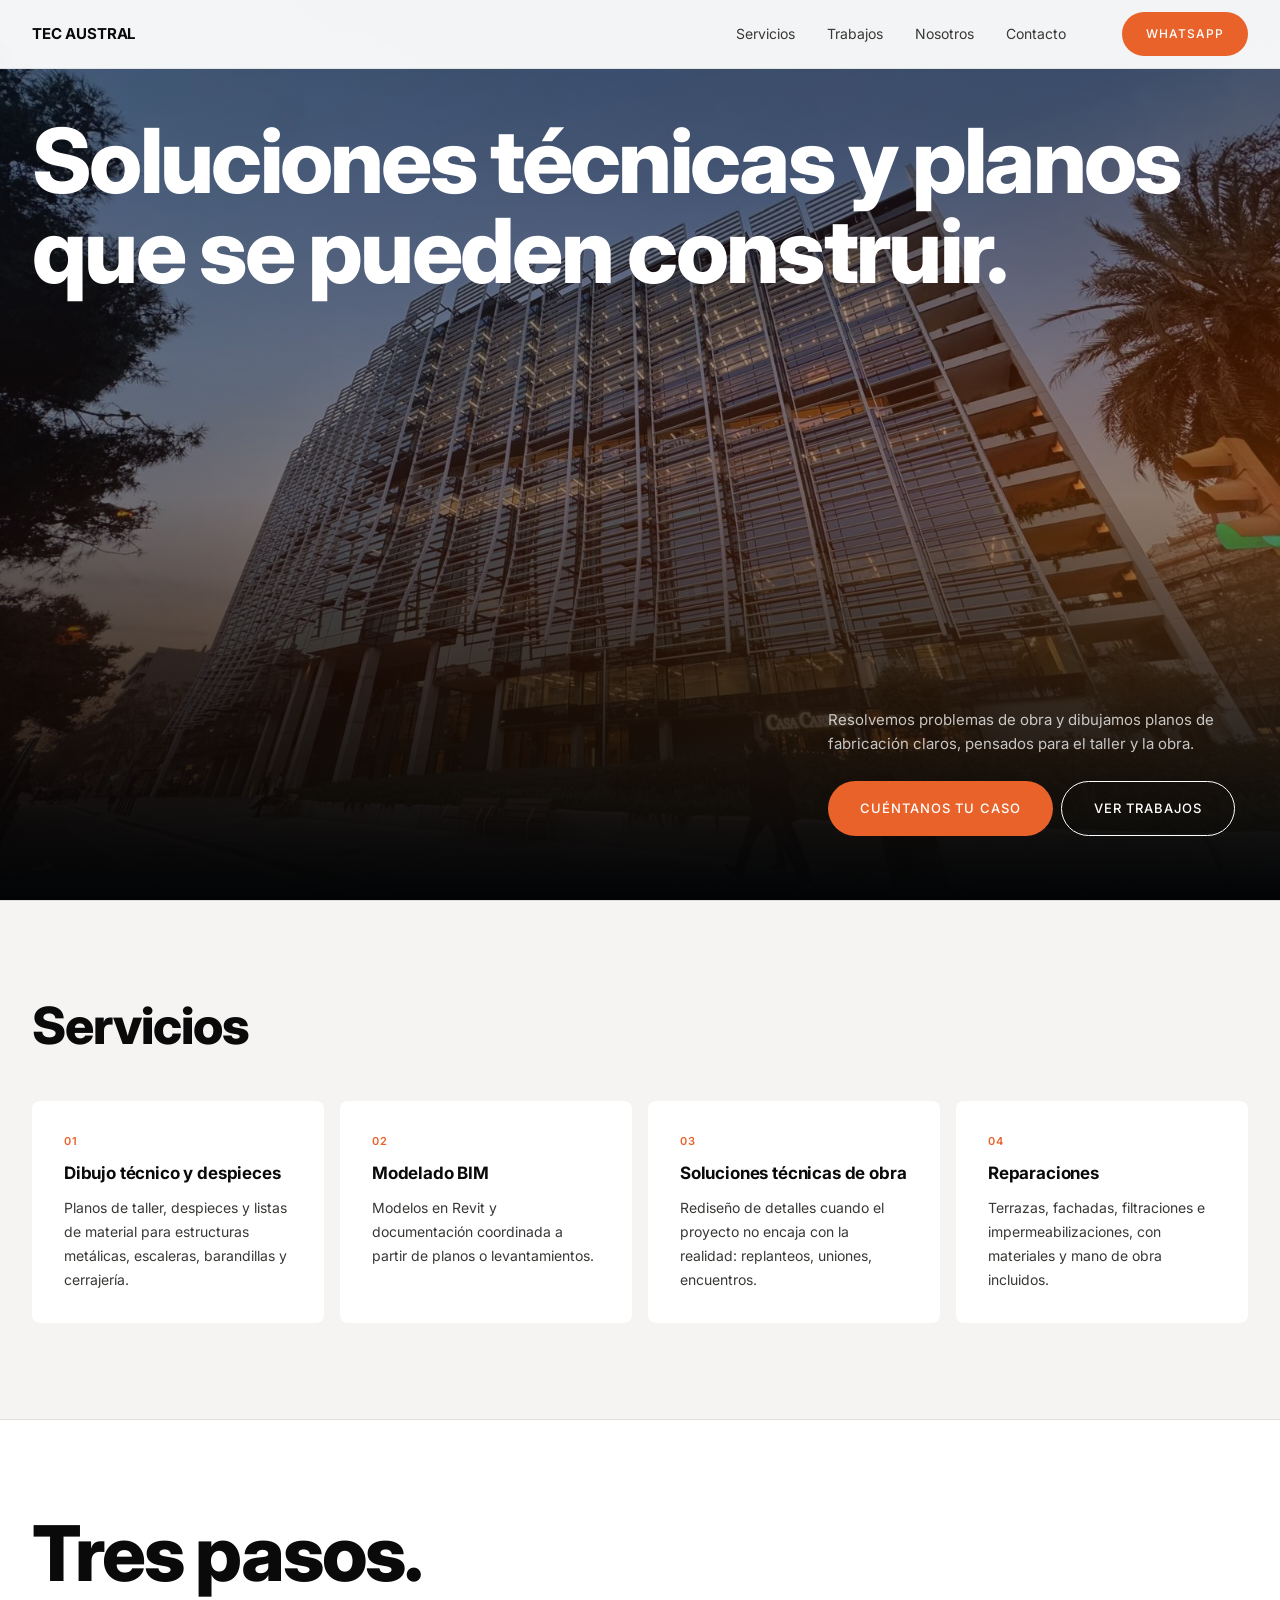
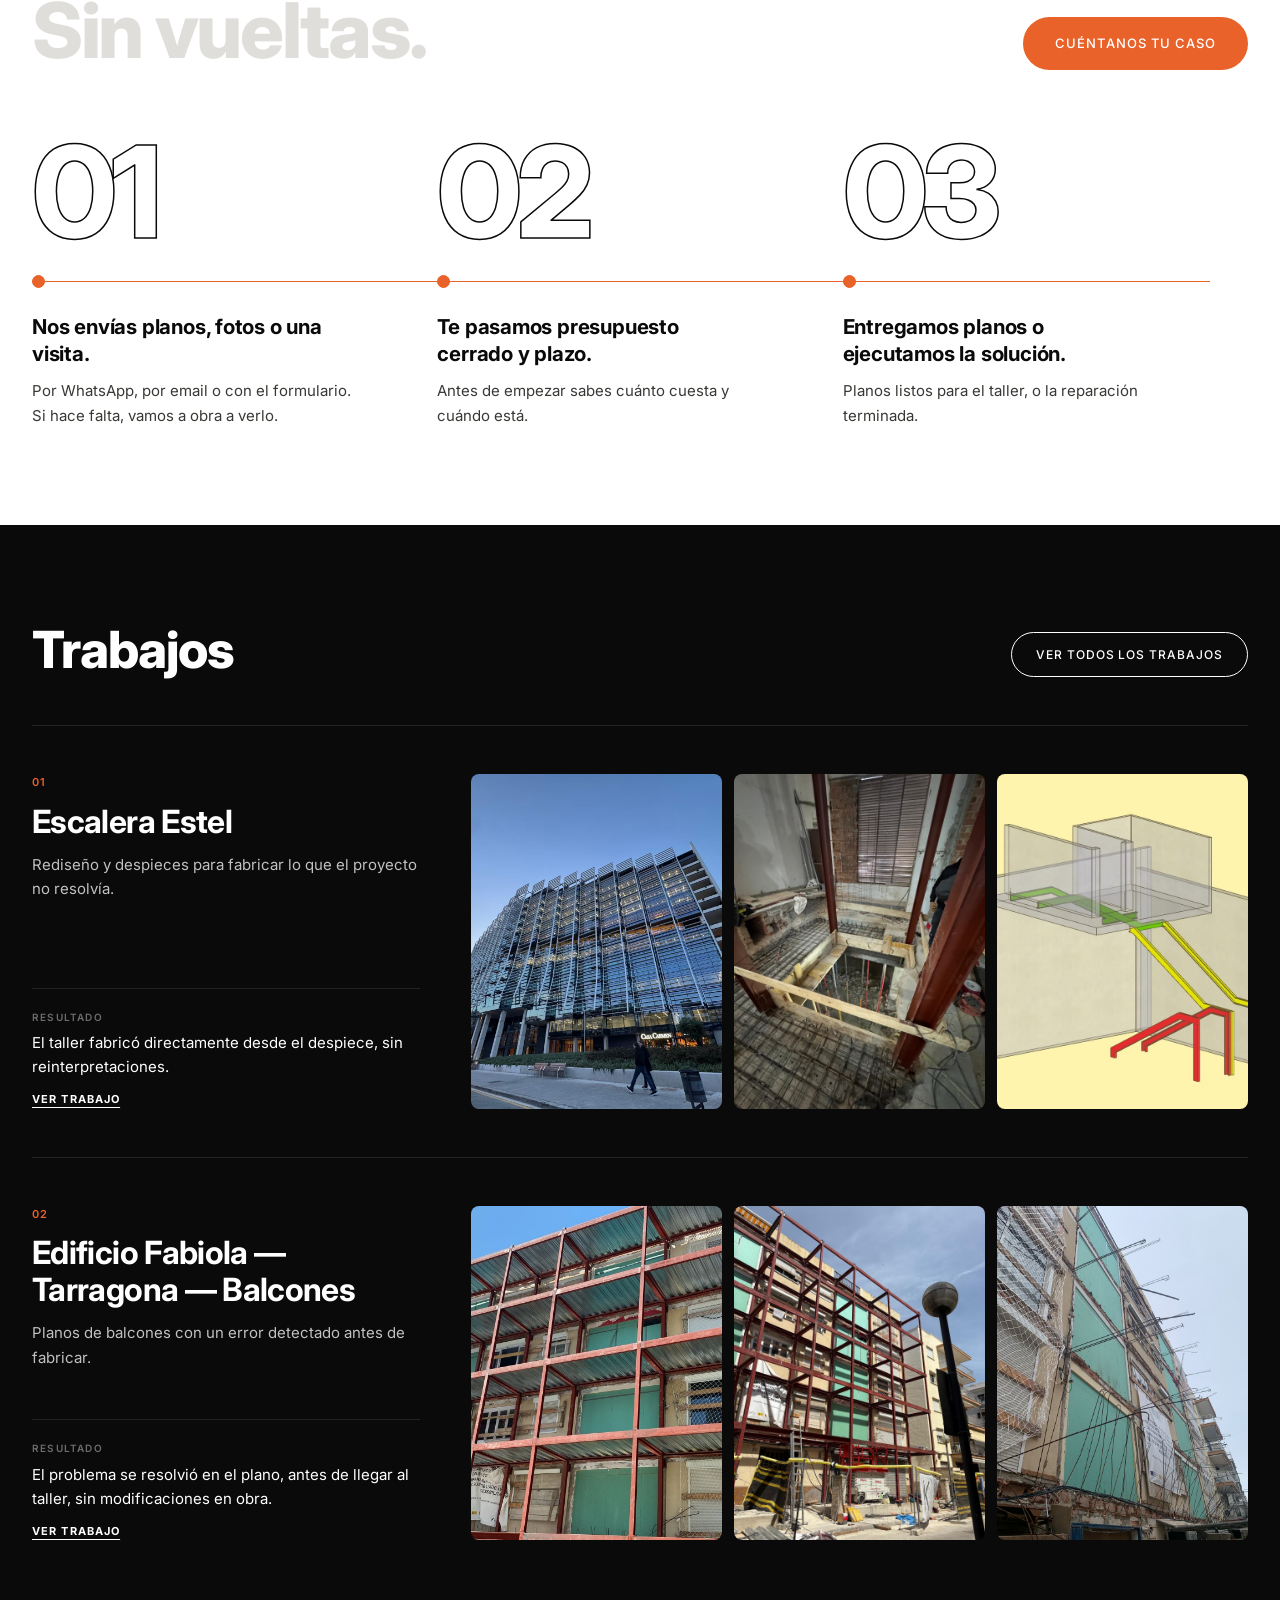
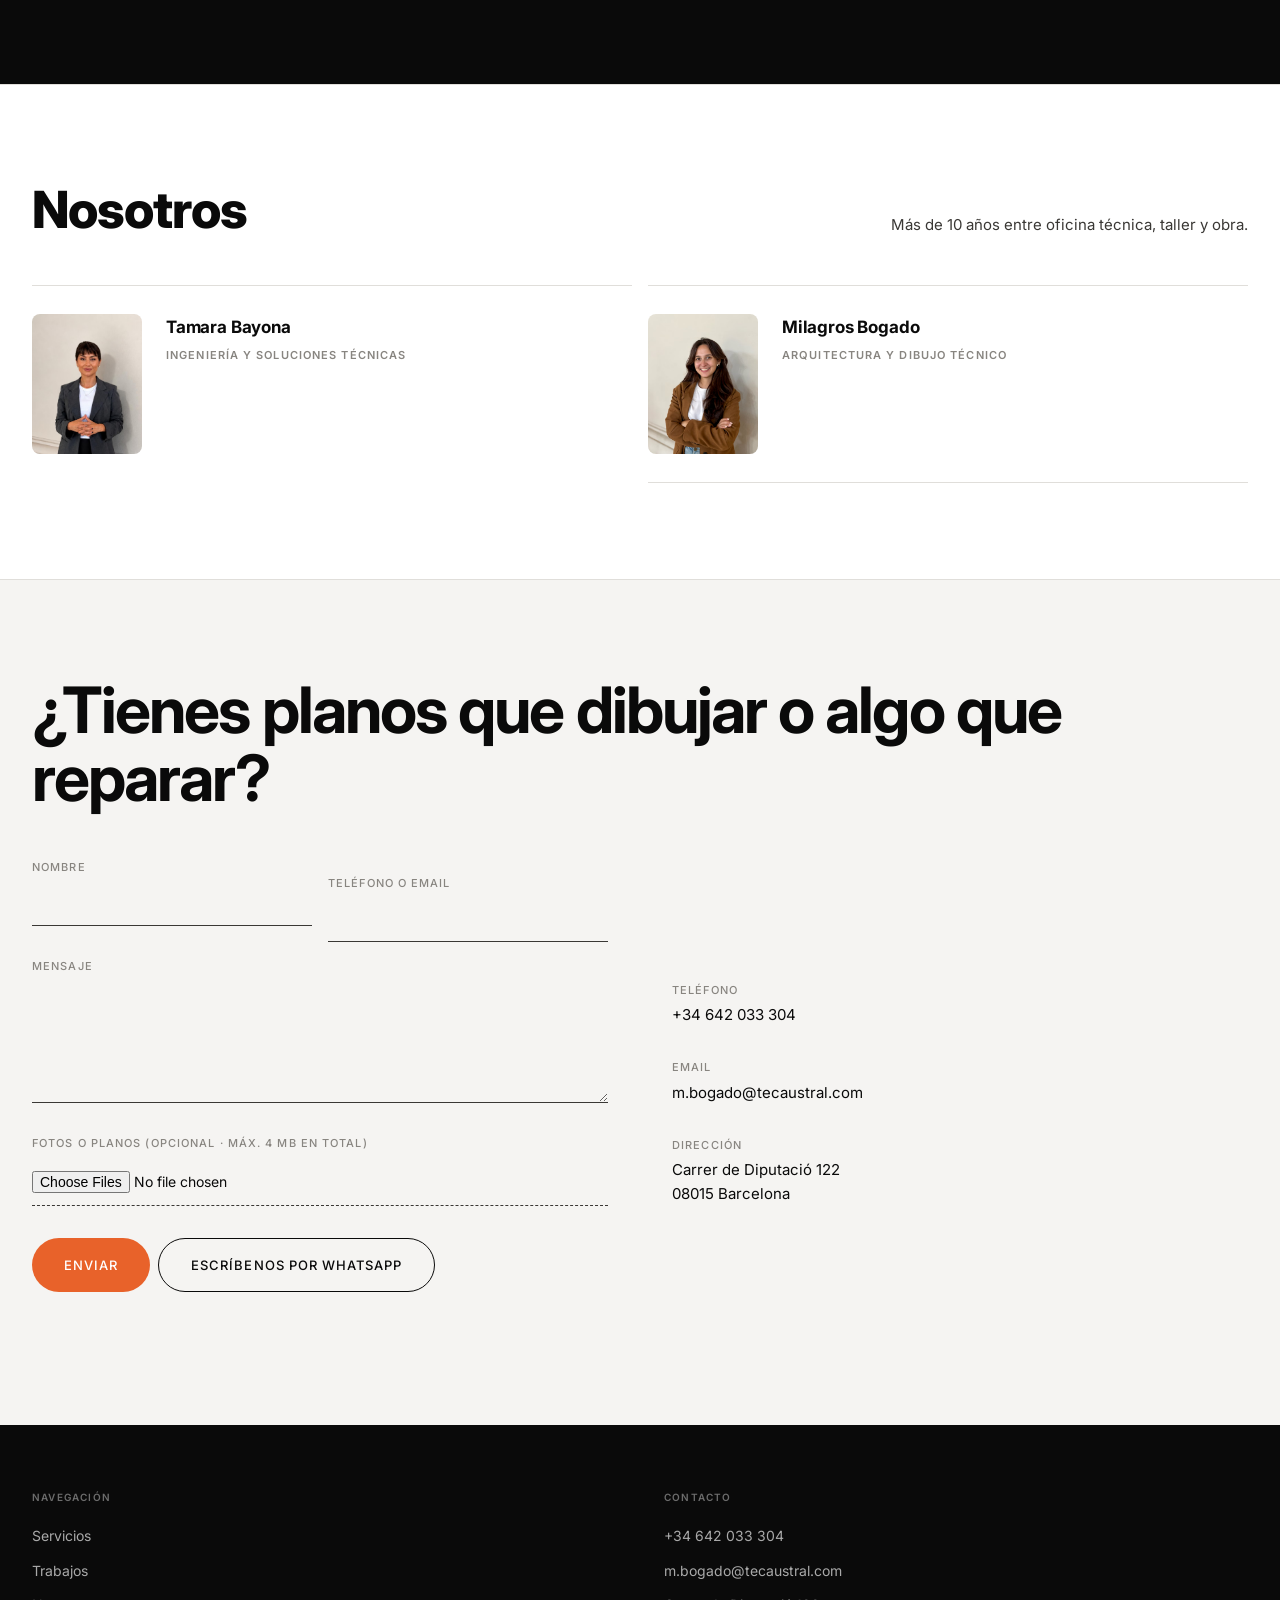
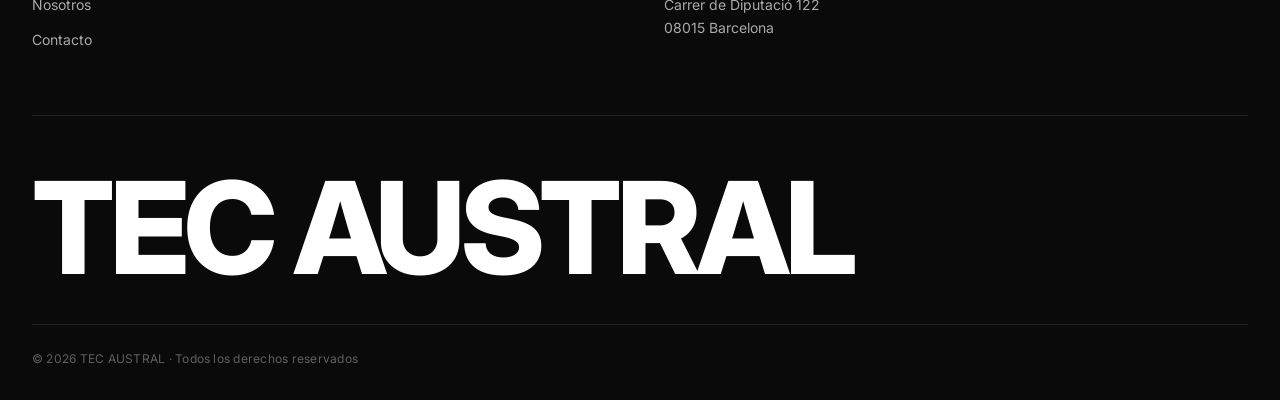
<file: index.html>
<!DOCTYPE html>
<html lang="es">
<head>
  <meta charset="UTF-8" />
  <meta name="viewport" content="width=device-width, initial-scale=1.0" />
  <title>TEC AUSTRAL — Soluciones técnicas y dibujo técnico · Barcelona</title>
  <meta name="description" content="Soluciones técnicas de obra, reparaciones y planos de fabricación en Barcelona. Dibujo técnico, despieces y modelado BIM." />
  <meta property="og:title" content="TEC AUSTRAL — Soluciones técnicas y dibujo técnico · Barcelona" />
  <meta property="og:description" content="Soluciones técnicas de obra, reparaciones y planos de fabricación en Barcelona. Dibujo técnico, despieces y modelado BIM." />
  <meta property="og:type" content="website" />
  <meta property="og:url" content="https://www.tecaustral.com/" />
  <meta property="og:image" content="https://www.tecaustral.com/public/hero.avif" />
  <link rel="icon" type="image/png" href="public/favicon.png" />
  <link rel="preconnect" href="https://fonts.googleapis.com" />
  <link rel="preconnect" href="https://fonts.gstatic.com" crossorigin />
  <link href="https://fonts.googleapis.com/css2?family=Inter:ital,opsz,wght@0,14..32,300;0,14..32,400;0,14..32,500;0,14..32,700;0,14..32,800;0,14..32,900;1,14..32,300;1,14..32,400&display=swap" rel="stylesheet" />
  <link rel="stylesheet" href="style.css" />
</head>
<body>

  <!-- ═══ NAV (un solo menú: en móvil se despliega el mismo) ═══════════ -->
  <nav class="nav" id="nav">
    <div class="nav__inner">
      <a href="#inicio" class="nav__brand">TEC AUSTRAL</a>

      <ul class="nav__links" role="list" id="nav-menu">
        <li><a href="#servicios" class="nav__link">Servicios</a></li>
        <li><a href="casos.html" class="nav__link">Trabajos</a></li>
        <li><a href="#nosotros" class="nav__link">Nosotros</a></li>
        <li><a href="#contacto" class="nav__link">Contacto</a></li>
      </ul>

      <div class="nav__ctas">
        <a href="https://wa.link/9e8n7b" class="btn btn--fill" target="_blank" rel="noopener">WHATSAPP</a>
      </div>

      <button class="nav__hamburger" aria-label="Menú" aria-expanded="false" aria-controls="nav-menu" data-nav-toggle>
        <span></span><span></span>
      </button>
    </div>
  </nav>

  <main>

    <!-- ═══ PORTADA ═════════════════════════════════════════════════════ -->
    <section class="hero" id="inicio">
      <div class="hero__bg">
        <div class="hero__photo-placeholder" role="img" aria-label="Edificio con estructura metálica en Barcelona"></div>
      </div>
      <div class="hero__content">
        <h1 class="hero__heading">Soluciones técnicas y planos que se pueden construir.</h1>
        <div class="hero__cta-block">
          <p class="hero__lede">Resolvemos problemas de obra y dibujamos planos de fabricación claros, pensados para el taller y la obra.</p>
          <div class="hero__ctas">
            <a href="https://wa.link/9e8n7b" class="btn btn--fill btn--lg" target="_blank" rel="noopener">CUÉNTANOS TU CASO</a>
            <a href="#trabajos" class="btn btn--outline-light btn--lg">VER TRABAJOS</a>
          </div>
        </div>
      </div>
    </section>

    <!-- ═══ SERVICIOS ═══════════════════════════════════════════════════ -->
    <section class="svc-preview" id="servicios">
      <div class="svc-preview__inner">
        <div class="svc-preview__header">
          <h2 class="svc-preview__heading">Servicios</h2>
        </div>
        <div class="svc-preview__grid">
          <article class="svc-card">
            <span class="svc-card__num">01</span>
            <h3 class="svc-card__title">Dibujo técnico y despieces</h3>
            <p class="svc-card__desc">Planos de taller, despieces y listas de material para estructuras metálicas, escaleras, barandillas y cerrajería.</p>
          </article>
          <article class="svc-card">
            <span class="svc-card__num">02</span>
            <h3 class="svc-card__title">Modelado BIM</h3>
            <p class="svc-card__desc">Modelos en Revit y documentación coordinada a partir de planos o levantamientos.</p>
          </article>
          <article class="svc-card">
            <span class="svc-card__num">03</span>
            <h3 class="svc-card__title">Soluciones técnicas de obra</h3>
            <p class="svc-card__desc">Rediseño de detalles cuando el proyecto no encaja con la realidad: replanteos, uniones, encuentros.</p>
          </article>
          <article class="svc-card">
            <span class="svc-card__num">04</span>
            <h3 class="svc-card__title">Reparaciones</h3>
            <p class="svc-card__desc">Terrazas, fachadas, filtraciones e impermeabilizaciones, con materiales y mano de obra incluidos.</p>
          </article>
        </div>
      </div>
    </section>

    <!-- ═══ CÓMO TRABAJAMOS ═════════════════════════════════════════════ -->
    <section class="process" id="como-trabajamos">
      <div class="process__inner">
        <div class="process__header">
          <h2 class="process__heading">Tres pasos.<br><span>Sin vueltas.</span></h2>
          <a href="https://wa.link/9e8n7b" class="btn btn--fill btn--lg" target="_blank" rel="noopener">CUÉNTANOS TU CASO</a>
        </div>
        <ol class="process__steps" role="list">
          <li class="process__step">
            <span class="process__num" aria-hidden="true">01</span>
            <span class="process__rail" aria-hidden="true"></span>
            <h3 class="process__title">Nos envías planos, fotos o una visita.</h3>
            <p class="process__desc">Por WhatsApp, por email o con el formulario. Si hace falta, vamos a obra a verlo.</p>
          </li>
          <li class="process__step">
            <span class="process__num" aria-hidden="true">02</span>
            <span class="process__rail" aria-hidden="true"></span>
            <h3 class="process__title">Te pasamos presupuesto cerrado y plazo.</h3>
            <p class="process__desc">Antes de empezar sabes cuánto cuesta y cuándo está.</p>
          </li>
          <li class="process__step">
            <span class="process__num" aria-hidden="true">03</span>
            <span class="process__rail" aria-hidden="true"></span>
            <h3 class="process__title">Entregamos planos o ejecutamos la solución.</h3>
            <p class="process__desc">Planos listos para el taller, o la reparación terminada.</p>
          </li>
        </ol>
      </div>
    </section>

    <!-- ═══ TRABAJOS ════════════════════════════════════════════════════ -->
    <section class="works" id="trabajos">
      <div class="works__inner">
        <div class="works__header">
          <h2 class="works__heading">Trabajos</h2>
          <a href="casos.html" class="btn btn--outline-light">VER TODOS LOS TRABAJOS</a>
        </div>

        <article class="work">
          <div class="work__text">
            <span class="work__num">01</span>
            <h3 class="work__title">Escalera Estel</h3>
            <p class="work__desc">Rediseño y despieces para fabricar lo que el proyecto no resolvía.</p>
            <p class="work__result"><span>RESULTADO</span>El taller fabricó directamente desde el despiece, sin reinterpretaciones.</p>
            <a href="casos/estel.html" class="work__link">VER TRABAJO</a>
          </div>
          <div class="work__photos">
            <img src="public/Edificio-estel1.avif" alt="Edificio Estel, fachada" loading="lazy" />
            <img src="public/Edificio-estel2.avif" alt="Escalera metálica del edificio Estel en obra" loading="lazy" />
            <img src="public/Edificio-estel3.avif" alt="Modelo 3D de la escalera Estel" loading="lazy" />
          </div>
        </article>

        <article class="work">
          <div class="work__text">
            <span class="work__num">02</span>
            <h3 class="work__title">Edificio Fabiola — Tarragona — Balcones</h3>
            <p class="work__desc">Planos de balcones con un error detectado antes de fabricar.</p>
            <p class="work__result"><span>RESULTADO</span>El problema se resolvió en el plano, antes de llegar al taller, sin modificaciones en obra.</p>
            <a href="casos/fe.html" class="work__link">VER TRABAJO</a>
          </div>
          <div class="work__photos">
            <img src="public/edificio-fabiola1.avif" alt="Edificio Fabiola, estructura de balcones en fachada" loading="lazy" />
            <img src="public/Fabiola%202.avif" alt="Edificio Fabiola, montaje de balcones" loading="lazy" />
            <img src="public/edificio-fabiola3.avif" alt="Edificio Fabiola, balcones en obra" loading="lazy" />
          </div>
        </article>

        <!-- ponytail: falta la reparación de terraza en el Eixample — sumar otro <article class="work"> con fotos antes/después cuando esté terminada -->
      </div>
    </section>

    <!-- ═══ NOSOTROS ════════════════════════════════════════════════════ -->
    <section class="team" id="nosotros">
      <div class="team__inner">
        <div class="team__header">
          <h2 class="team__heading">Nosotros</h2>
          <p class="team__lede">Más de 10 años entre oficina técnica, taller y obra.</p>
        </div>
        <div class="team__grid">
          <article class="team-card">
            <div class="team-card__photo" role="img" aria-label="Retrato de Tamara Bayona" style="background-image: url('public/tamara.avif')"></div>
            <div class="team-card__text">
              <h3 class="team-card__name">Tamara Bayona</h3>
              <p class="team-card__role">Ingeniería y soluciones técnicas</p>
            </div>
          </article>
          <article class="team-card">
            <div class="team-card__photo" role="img" aria-label="Retrato de Milagros Bogado" style="background-image: url('public/milagros.avif')"></div>
            <div class="team-card__text">
              <h3 class="team-card__name">Milagros Bogado</h3>
              <p class="team-card__role">Arquitectura y dibujo técnico</p>
            </div>
          </article>
        </div>
      </div>
    </section>

    <!-- ═══ CONTACTO ════════════════════════════════════════════════════ -->
    <section class="contact-cta" id="contacto">
      <div class="contact-cta__inner">
        <h2 class="contact-cta__heading">¿Tienes planos que dibujar o algo que reparar?</h2>
        <div class="contact-cta__form">
          <form action="/api/contact" method="POST" enctype="multipart/form-data" data-contact-form>
            <!-- trampa anti-spam: los humanos no la ven -->
            <input type="text" name="web" tabindex="-1" autocomplete="off" class="hp" aria-hidden="true" />
            <div class="form-row">
              <div class="form-field">
                <label for="nombre">NOMBRE</label>
                <input type="text" id="nombre" name="nombre" required maxlength="120" autocomplete="name" />
              </div>
              <div class="form-field">
                <label for="contacto">TELÉFONO O EMAIL</label>
                <input type="text" id="contacto" name="contacto" required maxlength="160" autocomplete="email" />
              </div>
            </div>
            <div class="form-field">
              <label for="mensaje">MENSAJE</label>
              <textarea id="mensaje" name="mensaje" required maxlength="5000" rows="4"></textarea>
            </div>
            <div class="form-field">
              <label for="archivos">FOTOS O PLANOS (OPCIONAL · MÁX. 4 MB EN TOTAL)</label>
              <input type="file" id="archivos" name="archivos" multiple accept="image/*,.pdf,.dwg,.dxf" />
            </div>
            <div class="form-actions">
              <button type="submit" class="btn btn--fill btn--lg">ENVIAR</button>
              <a href="https://wa.link/9e8n7b" class="btn btn--outline-dark btn--lg" target="_blank" rel="noopener">ESCRÍBENOS POR WHATSAPP</a>
            </div>
            <p class="form-status" role="status" aria-live="polite" data-form-status></p>
          </form>

          <div class="contact-cta__info">
            <div class="contact-info-item">
              <span class="contact-info-label">TELÉFONO</span>
              <a href="tel:+34642033304">+34 642 033 304</a>
            </div>
            <div class="contact-info-item">
              <span class="contact-info-label">EMAIL</span>
              <a href="mailto:m.bogado@tecaustral.com">m.bogado@tecaustral.com</a>
            </div>
            <div class="contact-info-item">
              <span class="contact-info-label">DIRECCIÓN</span>
              <address>Carrer de Diputació 122<br>08015 Barcelona</address>
            </div>
          </div>
        </div>
      </div>
    </section>

  </main>

  <!-- ═══ FOOTER ════════════════════════════════════════════════════════ -->
  <footer class="footer">
    <div class="footer__top">
      <div class="footer__col">
        <span class="footer__col-label">NAVEGACIÓN</span>
        <a href="#servicios">Servicios</a>
        <a href="casos.html">Trabajos</a>
        <a href="#nosotros">Nosotros</a>
        <a href="#contacto">Contacto</a>
      </div>
      <div class="footer__col">
        <span class="footer__col-label">CONTACTO</span>
        <a href="tel:+34642033304">+34 642 033 304</a>
        <a href="mailto:m.bogado@tecaustral.com">m.bogado@tecaustral.com</a>
        <address>Carrer de Diputació 122<br>08015 Barcelona</address>
      </div>
    </div>

    <p class="footer__wordmark" aria-hidden="true">TEC AUSTRAL</p>

    <div class="footer__bottom">
      <span>&copy; 2026 TEC AUSTRAL · Todos los derechos reservados</span>
    </div>
  </footer>

  <script src="main.js"></script>
</body>
</html>
</file>
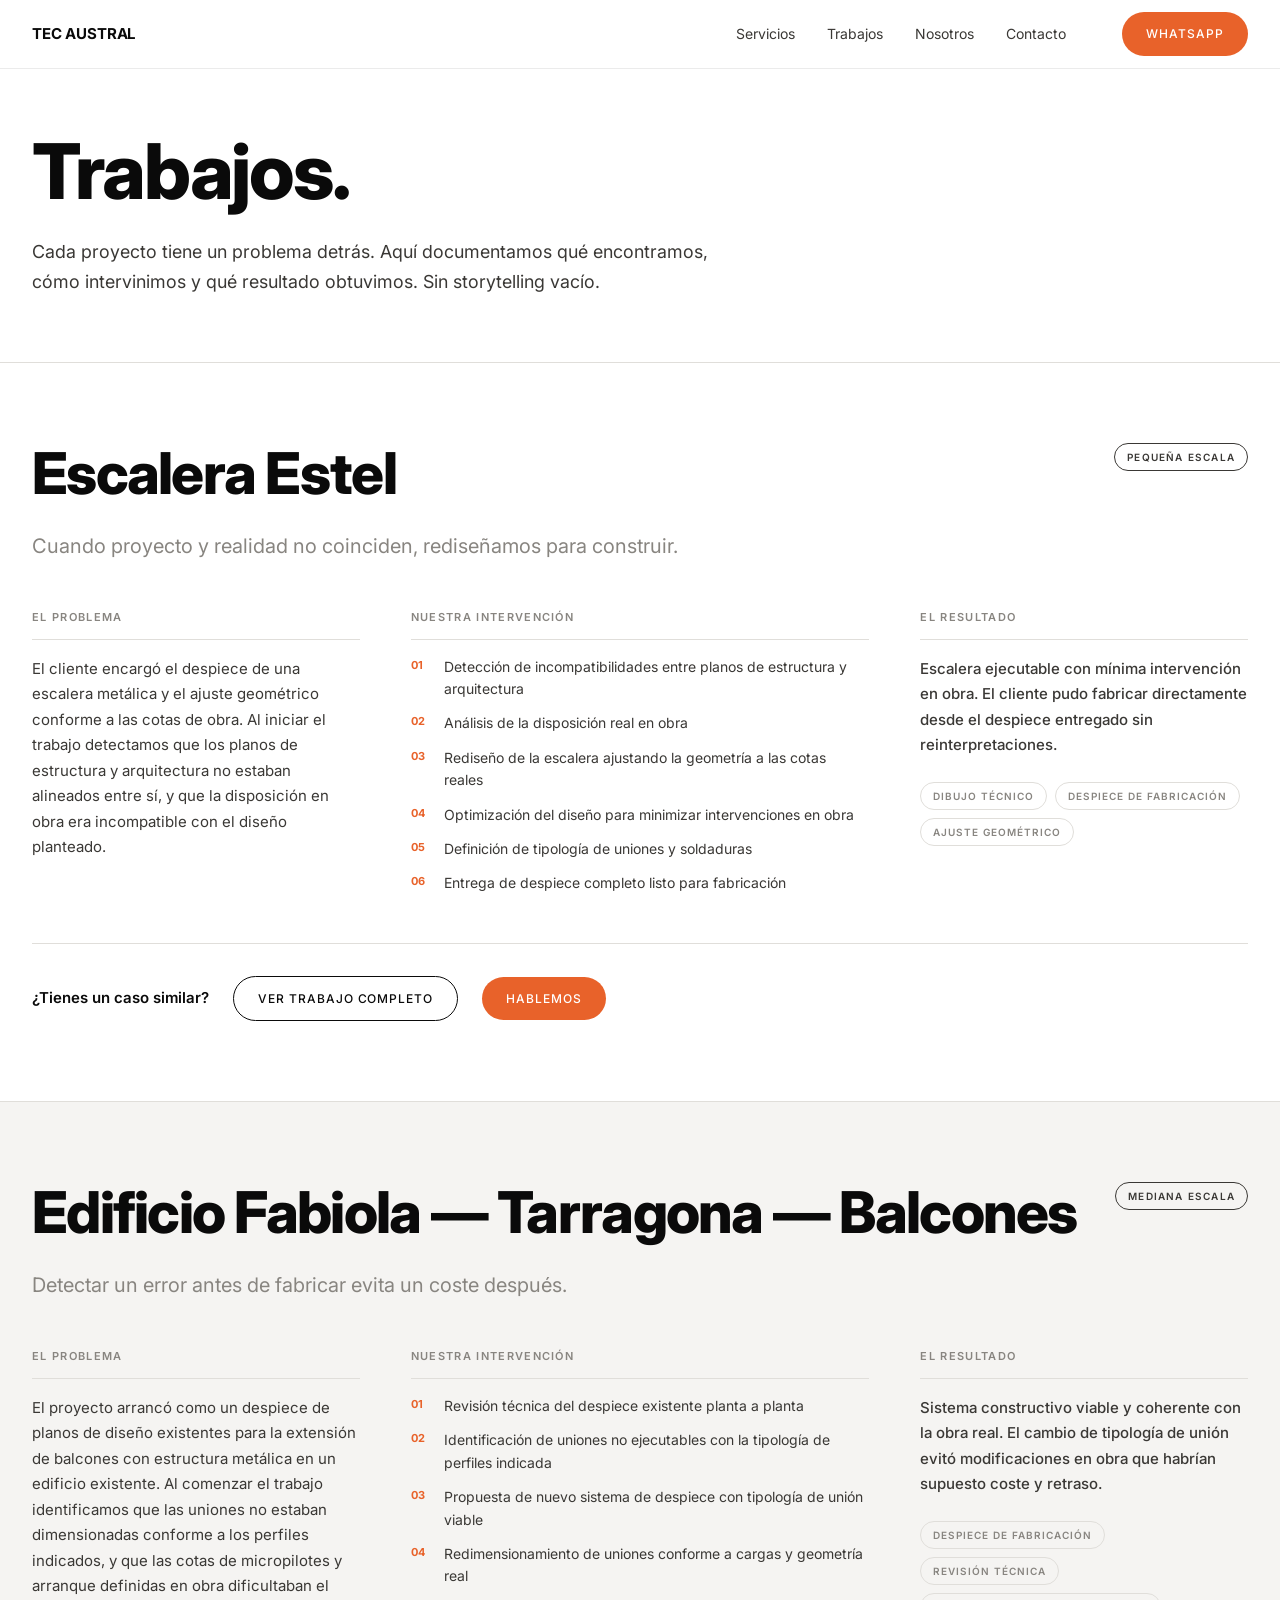
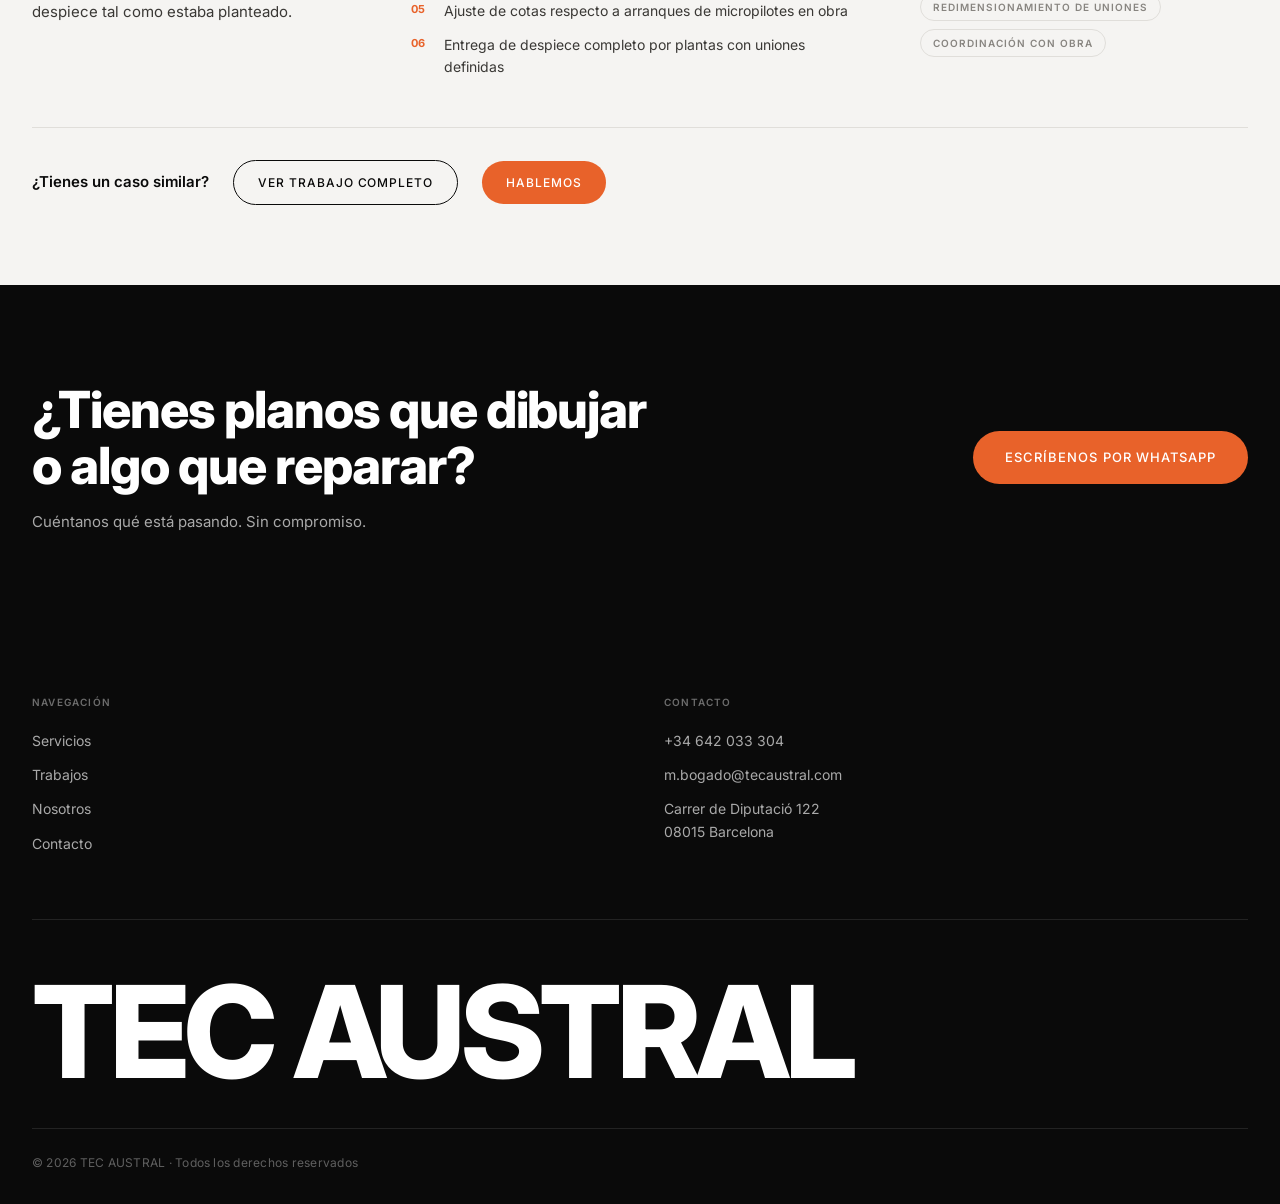
<file: casos.html>
<!DOCTYPE html>
<html lang="es">
<head>
  <meta charset="UTF-8" />
  <meta name="viewport" content="width=device-width, initial-scale=1.0" />
  <title>Trabajos · TEC AUSTRAL</title>
  <meta name="description" content="Trabajos de dibujo técnico, despieces y soluciones de obra: qué encontramos, qué hicimos y qué resultado obtuvimos." />
  <meta property="og:title" content="Trabajos · TEC AUSTRAL" />
  <meta property="og:description" content="Trabajos de dibujo técnico, despieces y soluciones de obra: qué encontramos, qué hicimos y qué resultado obtuvimos." />
  <meta property="og:type" content="website" />
  <meta property="og:image" content="public/hero.avif" />
  <link rel="icon" type="image/png" href="public/favicon.png" />
  <link rel="preconnect" href="https://fonts.googleapis.com" />
  <link rel="preconnect" href="https://fonts.gstatic.com" crossorigin />
  <link href="https://fonts.googleapis.com/css2?family=Inter:ital,opsz,wght@0,14..32,300;0,14..32,400;0,14..32,500;0,14..32,700;0,14..32,800;0,14..32,900&display=swap" rel="stylesheet" />
  <link rel="stylesheet" href="style.css" />
  <link rel="stylesheet" href="casos.css" />
</head>
<body>

  <!-- ═══ NAV (un solo menú: en móvil se despliega el mismo) ═══════════ -->
  <nav class="nav" id="nav">
    <div class="nav__inner">
      <a href="index.html" class="nav__brand">TEC AUSTRAL</a>

      <ul class="nav__links" role="list" id="nav-menu">
        <li><a href="index.html#servicios" class="nav__link">Servicios</a></li>
        <li><a href="casos.html" class="nav__link" aria-current="page">Trabajos</a></li>
        <li><a href="index.html#nosotros" class="nav__link">Nosotros</a></li>
        <li><a href="index.html#contacto" class="nav__link">Contacto</a></li>
      </ul>

      <div class="nav__ctas">
        <a href="https://wa.link/9e8n7b" class="btn btn--fill" target="_blank" rel="noopener">WHATSAPP</a>
      </div>

      <button class="nav__hamburger" aria-label="Menú" aria-expanded="false" aria-controls="nav-menu" data-nav-toggle>
        <span></span><span></span>
      </button>
    </div>
  </nav>

  <!-- ═══ INTRO ══════════════════════════════════════════════════════════ -->
  <header class="page-header">
    <div class="page-header__inner">
      <h1 class="page-header__title">Trabajos.</h1>
      <p class="page-header__lede">Cada proyecto tiene un problema detrás. Aquí documentamos qué encontramos, cómo intervinimos y qué resultado obtuvimos. Sin storytelling vacío.</p>
    </div>
  </header>

  <!-- ═══ CASO 01 · ESTEL ════════════════════════════════════════════════ -->
  <article class="caso" id="estel">
    <div class="caso__inner">
      <div class="caso__top">
        <h2 class="caso__title">Escalera Estel</h2>
        <span class="caso__badge">PEQUEÑA ESCALA</span>
      </div>
      <p class="caso__headline">Cuando proyecto y realidad no coinciden, rediseñamos para construir.</p>
      <div class="caso__grid">
        <div class="caso__block">
          <h3>EL PROBLEMA</h3>
          <p>El cliente encargó el despiece de una escalera metálica y el ajuste geométrico conforme a las cotas de obra. Al iniciar el trabajo detectamos que los planos de estructura y arquitectura no estaban alineados entre sí, y que la disposición en obra era incompatible con el diseño planteado.</p>
        </div>
        <div class="caso__block">
          <h3>NUESTRA INTERVENCIÓN</h3>
          <ol class="caso__steps">
            <li>Detección de incompatibilidades entre planos de estructura y arquitectura</li>
            <li>Análisis de la disposición real en obra</li>
            <li>Rediseño de la escalera ajustando la geometría a las cotas reales</li>
            <li>Optimización del diseño para minimizar intervenciones en obra</li>
            <li>Definición de tipología de uniones y soldaduras</li>
            <li>Entrega de despiece completo listo para fabricación</li>
          </ol>
        </div>
        <div class="caso__block">
          <h3>EL RESULTADO</h3>
          <p class="caso__result">Escalera ejecutable con mínima intervención en obra. El cliente pudo fabricar directamente desde el despiece entregado sin reinterpretaciones.</p>
          <div class="caso__tags">
            <span class="caso__tag">Dibujo técnico</span>
            <span class="caso__tag">Despiece de fabricación</span>
            <span class="caso__tag">Ajuste geométrico</span>
          </div>
        </div>
      </div>
      <div class="caso__cta">
        <p>¿Tienes un caso similar?</p>
        <a href="casos/estel.html" class="btn btn--outline-dark">VER TRABAJO COMPLETO</a>
        <a href="https://wa.link/9e8n7b" class="btn btn--fill" target="_blank" rel="noopener">HABLEMOS</a>
      </div>
    </div>
  </article>

  <!-- ═══ CASO 02 · FE ═══════════════════════════════════════════════════ -->
  <article class="caso" id="fe">
    <div class="caso__inner">
      <div class="caso__top">
        <h2 class="caso__title">Edificio Fabiola — Tarragona — Balcones</h2>
        <span class="caso__badge">MEDIANA ESCALA</span>
      </div>
      <p class="caso__headline">Detectar un error antes de fabricar evita un coste después.</p>
      <div class="caso__grid">
        <div class="caso__block">
          <h3>EL PROBLEMA</h3>
          <p>El proyecto arrancó como un despiece de planos de diseño existentes para la extensión de balcones con estructura metálica en un edificio existente. Al comenzar el trabajo identificamos que las uniones no estaban dimensionadas conforme a los perfiles indicados, y que las cotas de micropilotes y arranque definidas en obra dificultaban el despiece tal como estaba planteado.</p>
        </div>
        <div class="caso__block">
          <h3>NUESTRA INTERVENCIÓN</h3>
          <ol class="caso__steps">
            <li>Revisión técnica del despiece existente planta a planta</li>
            <li>Identificación de uniones no ejecutables con la tipología de perfiles indicada</li>
            <li>Propuesta de nuevo sistema de despiece con tipología de unión viable</li>
            <li>Redimensionamiento de uniones conforme a cargas y geometría real</li>
            <li>Ajuste de cotas respecto a arranques de micropilotes en obra</li>
            <li>Entrega de despiece completo por plantas con uniones definidas</li>
          </ol>
        </div>
        <div class="caso__block">
          <h3>EL RESULTADO</h3>
          <p class="caso__result">Sistema constructivo viable y coherente con la obra real. El cambio de tipología de unión evitó modificaciones en obra que habrían supuesto coste y retraso.</p>
          <div class="caso__tags">
            <span class="caso__tag">Despiece de fabricación</span>
            <span class="caso__tag">Revisión técnica</span>
            <span class="caso__tag">Redimensionamiento de uniones</span>
            <span class="caso__tag">Coordinación con obra</span>
          </div>
        </div>
      </div>
      <div class="caso__cta">
        <p>¿Tienes un caso similar?</p>
        <a href="casos/fe.html" class="btn btn--outline-dark">VER TRABAJO COMPLETO</a>
        <a href="https://wa.link/9e8n7b" class="btn btn--fill" target="_blank" rel="noopener">HABLEMOS</a>
      </div>
    </div>
  </article>

  <!-- ═══ CTA ════════════════════════════════════════════════════════════ -->
  <section class="about-cta">
    <div class="about-cta__inner">
      <div class="about-cta__text">
        <h2 class="about-cta__heading">¿Tienes planos que dibujar<br>o algo que reparar?</h2>
        <p class="about-cta__sub">Cuéntanos qué está pasando. Sin compromiso.</p>
      </div>
      <a href="https://wa.link/9e8n7b" class="btn btn--fill btn--lg" target="_blank" rel="noopener">ESCRÍBENOS POR WHATSAPP</a>
    </div>
  </section>

  <!-- ═══ FOOTER ════════════════════════════════════════════════════════ -->
  <footer class="footer">
    <div class="footer__top">
      <div class="footer__col">
        <span class="footer__col-label">NAVEGACIÓN</span>
        <a href="index.html#servicios">Servicios</a>
        <a href="casos.html">Trabajos</a>
        <a href="index.html#nosotros">Nosotros</a>
        <a href="index.html#contacto">Contacto</a>
      </div>
      <div class="footer__col">
        <span class="footer__col-label">CONTACTO</span>
        <a href="tel:+34642033304">+34 642 033 304</a>
        <a href="mailto:m.bogado@tecaustral.com">m.bogado@tecaustral.com</a>
        <address>Carrer de Diputació 122<br>08015 Barcelona</address>
      </div>
    </div>

    <p class="footer__wordmark" aria-hidden="true">TEC AUSTRAL</p>

    <div class="footer__bottom">
      <span>&copy; 2026 TEC AUSTRAL · Todos los derechos reservados</span>
    </div>
  </footer>

  <script src="main.js"></script>
</body>
</html>
</file>
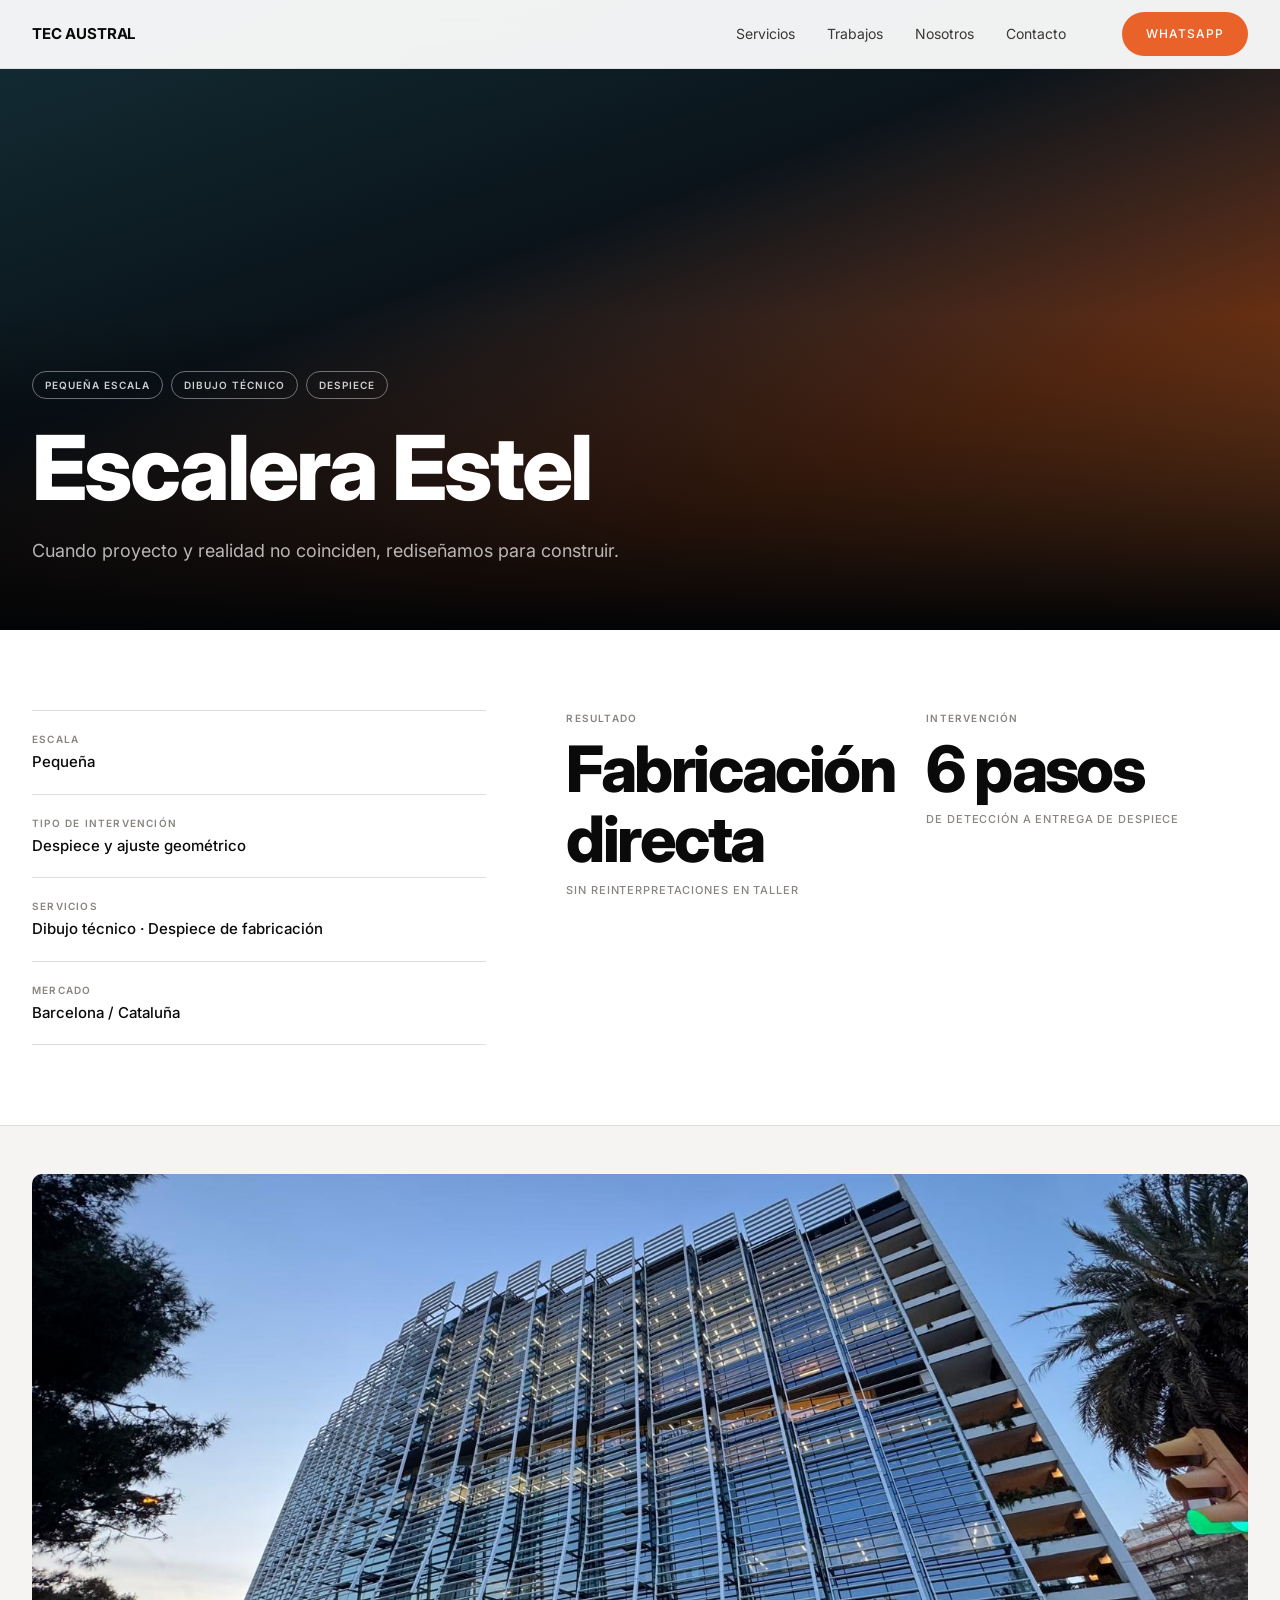
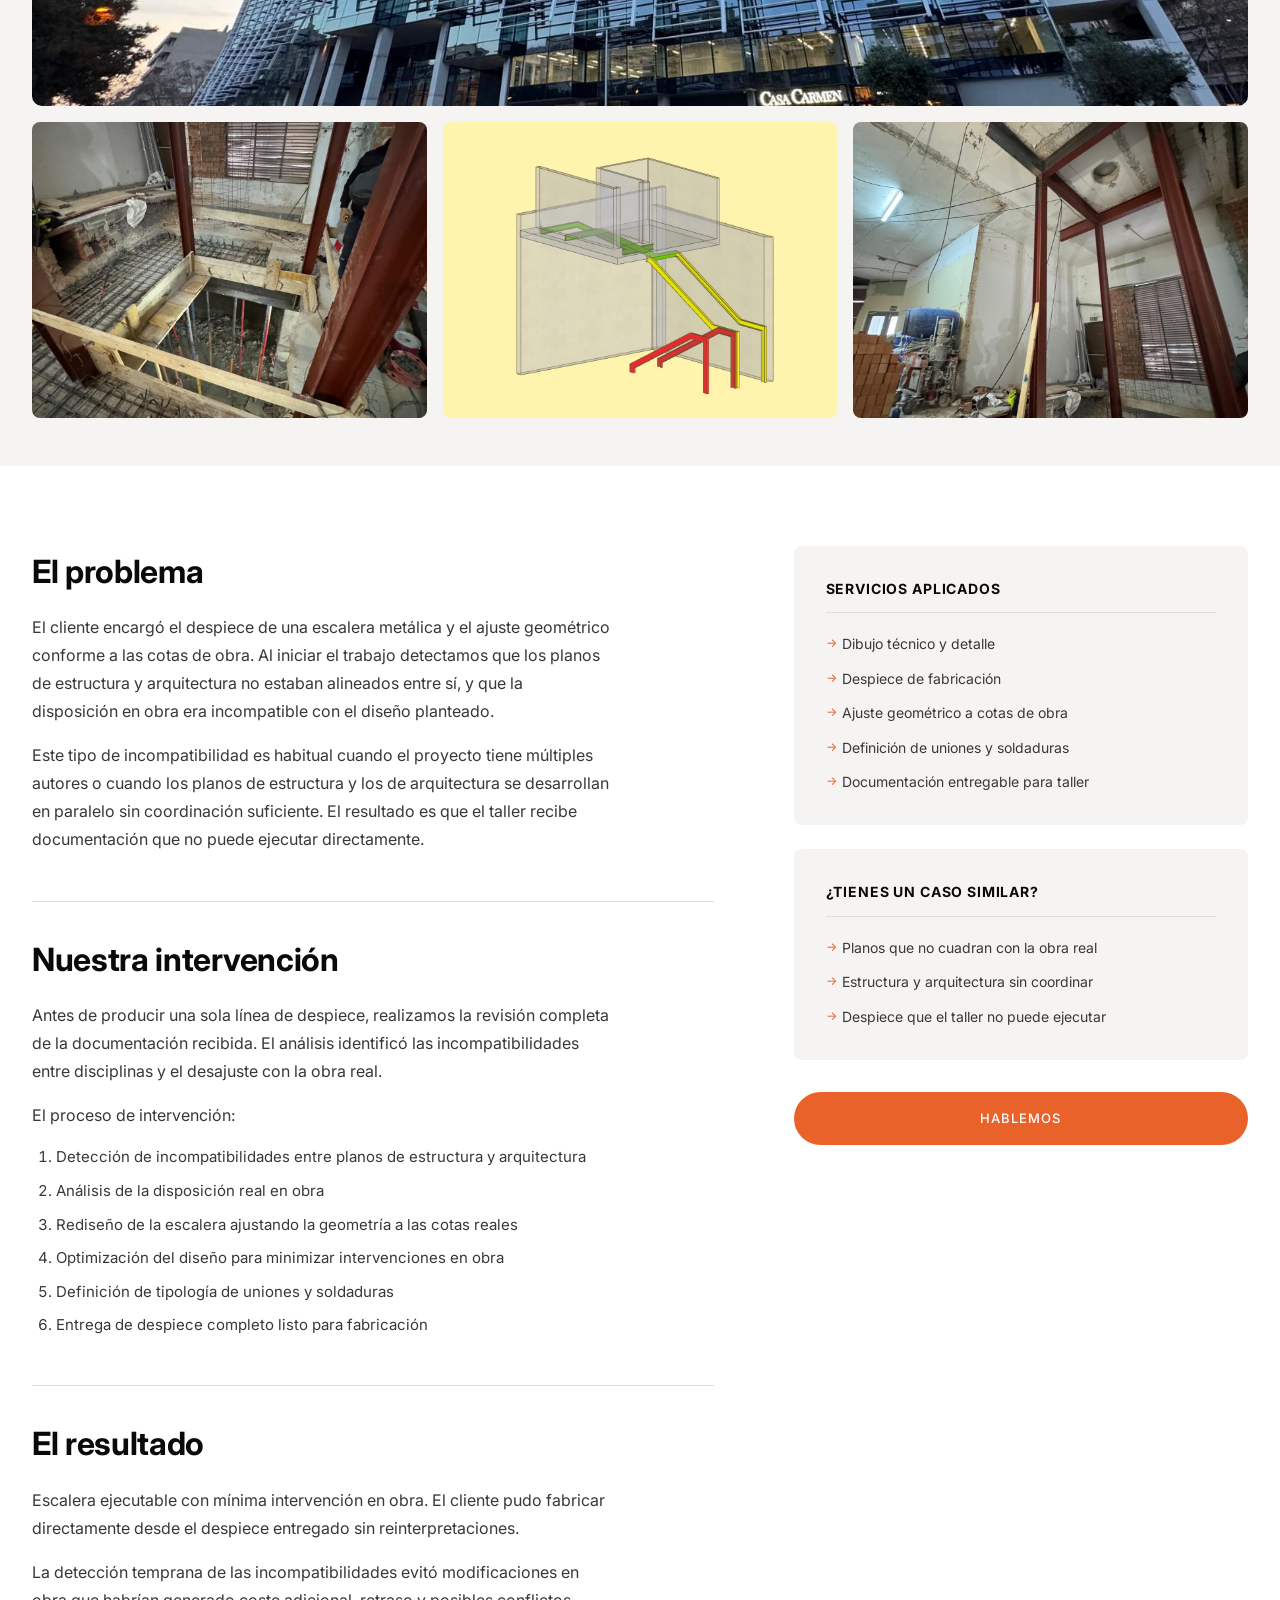
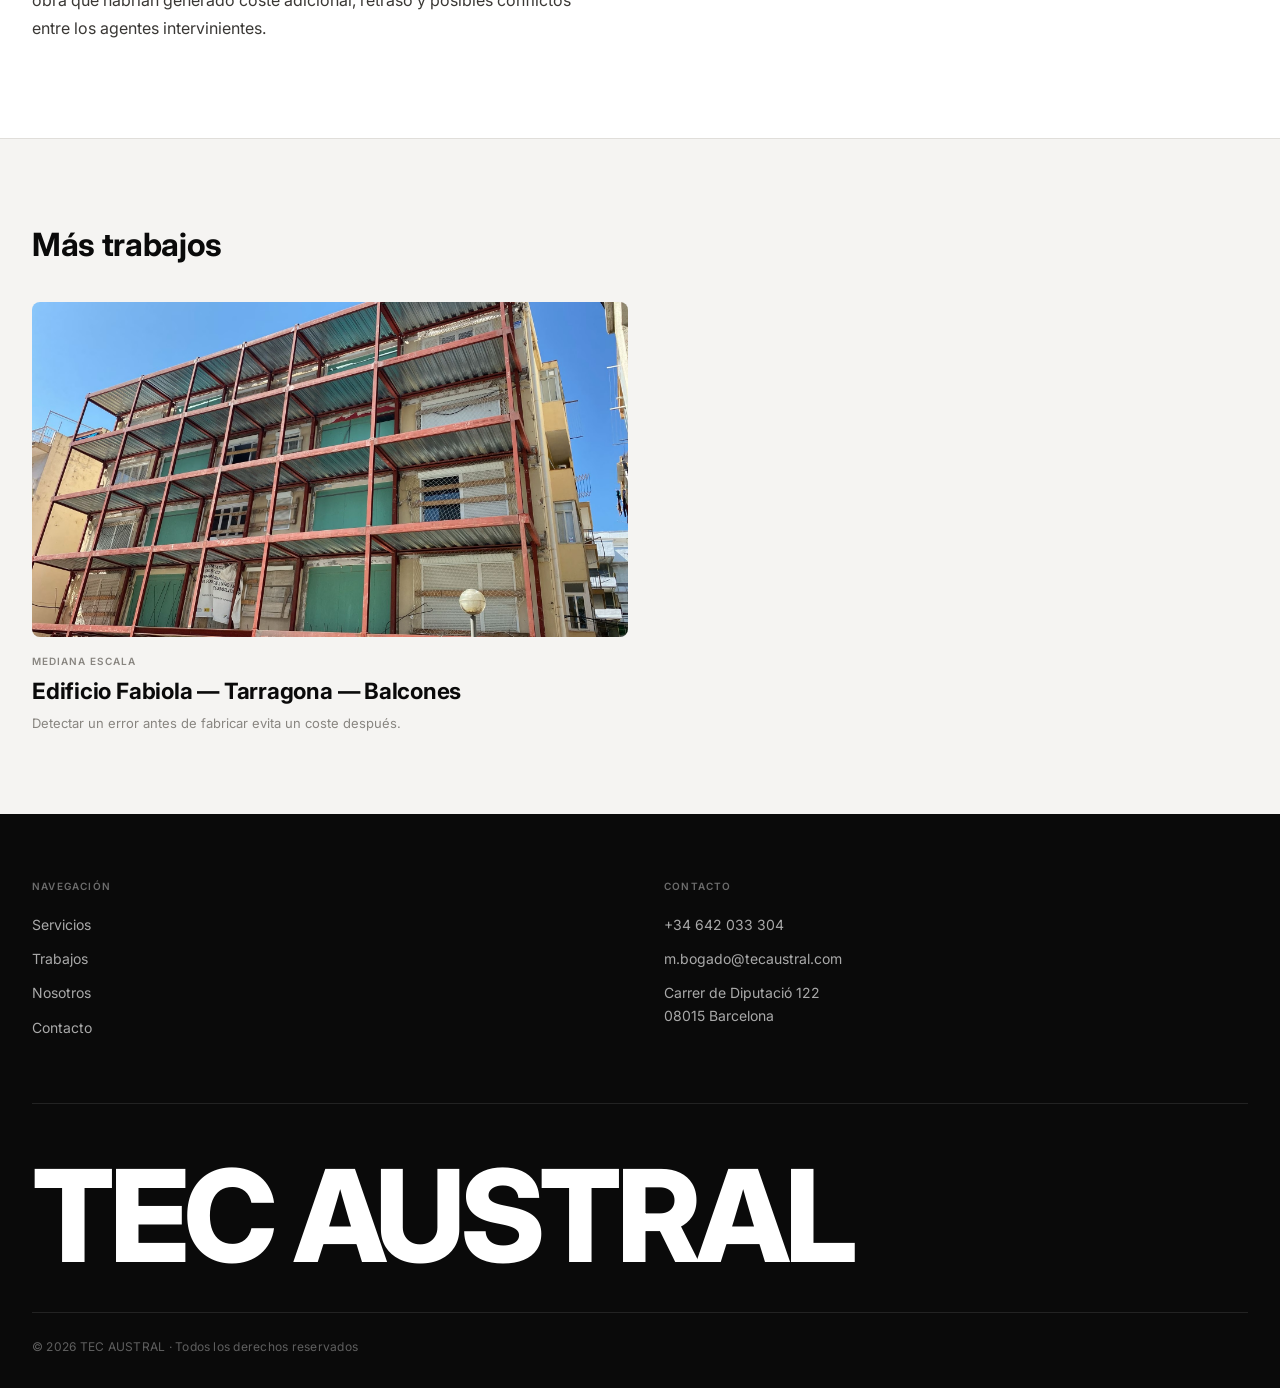
<file: casos/estel.html>
<!DOCTYPE html>
<html lang="es">
<head>
  <meta charset="UTF-8" />
  <meta name="viewport" content="width=device-width, initial-scale=1.0" />
  <title>Escalera Estel — TEC AUSTRAL</title>
  <meta name="description" content="Detección de incompatibilidades entre planos y rediseño geométrico para fabricación directa. Trabajo de TEC AUSTRAL." />
  <meta property="og:title" content="Escalera Estel — TEC AUSTRAL" />
  <meta property="og:description" content="Detección de incompatibilidades entre planos y rediseño geométrico para fabricación directa. Trabajo de TEC AUSTRAL." />
  <meta property="og:type" content="website" />
  <meta property="og:image" content="../public/Edificio-estel1.avif" />
  <link rel="icon" type="image/png" href="../public/favicon.png" />
  <link rel="preconnect" href="https://fonts.googleapis.com" />
  <link rel="preconnect" href="https://fonts.gstatic.com" crossorigin />
  <link href="https://fonts.googleapis.com/css2?family=Inter:ital,opsz,wght@0,14..32,300;0,14..32,400;0,14..32,500;0,14..32,700;0,14..32,800;0,14..32,900&display=swap" rel="stylesheet" />
  <link rel="stylesheet" href="../style.css" />
  <link rel="stylesheet" href="caso.css" />
</head>
<body>

  <!-- ═══ NAV (un solo menú: en móvil se despliega el mismo) ═══════════ -->
  <nav class="nav" id="nav">
    <div class="nav__inner">
      <a href="../index.html" class="nav__brand">TEC AUSTRAL</a>

      <ul class="nav__links" role="list" id="nav-menu">
        <li><a href="../index.html#servicios" class="nav__link">Servicios</a></li>
        <li><a href="../casos.html" class="nav__link" aria-current="page">Trabajos</a></li>
        <li><a href="../index.html#nosotros" class="nav__link">Nosotros</a></li>
        <li><a href="../index.html#contacto" class="nav__link">Contacto</a></li>
      </ul>

      <div class="nav__ctas">
        <a href="https://wa.link/9e8n7b" class="btn btn--fill" target="_blank" rel="noopener">WHATSAPP</a>
      </div>

      <button class="nav__hamburger" aria-label="Menú" aria-expanded="false" aria-controls="nav-menu" data-nav-toggle>
        <span></span><span></span>
      </button>
    </div>
  </nav>

  <!-- ═══ HERO ══════════════════════════════════════════════════════════ -->
  <section class="pdet-hero">
    <div class="pdet-hero__tags">
      <span class="pdet-hero__tag">PEQUEÑA ESCALA</span>
      <span class="pdet-hero__tag">DIBUJO TÉCNICO</span>
      <span class="pdet-hero__tag">DESPIECE</span>
    </div>
    <h1 class="pdet-hero__title">Escalera Estel</h1>
    <p class="pdet-hero__lede">Cuando proyecto y realidad no coinciden, rediseñamos para construir.</p>
  </section>

  <!-- ═══ META ══════════════════════════════════════════════════════════ -->
  <section class="pdet-meta">
    <div class="pdet-meta__inner">
      <div class="pdet-meta__specs">
        <div class="pdet-meta__spec">
          <span class="pdet-meta__label">ESCALA</span>
          <span class="pdet-meta__value">Pequeña</span>
        </div>
        <div class="pdet-meta__spec">
          <span class="pdet-meta__label">TIPO DE INTERVENCIÓN</span>
          <span class="pdet-meta__value">Despiece y ajuste geométrico</span>
        </div>
        <div class="pdet-meta__spec">
          <span class="pdet-meta__label">SERVICIOS</span>
          <span class="pdet-meta__value">Dibujo técnico · Despiece de fabricación</span>
        </div>
        <div class="pdet-meta__spec">
          <span class="pdet-meta__label">MERCADO</span>
          <span class="pdet-meta__value">Barcelona / Cataluña</span>
        </div>
      </div>
      <div class="pdet-kpis">
        <div class="pdet-kpi">
          <span class="pdet-kpi__label">RESULTADO</span>
          <span class="pdet-kpi__number" style="font-size:clamp(2.5rem,5vw,5rem);line-height:1.1;">Fabricación directa</span>
          <span class="pdet-kpi__sub">SIN REINTERPRETACIONES EN TALLER</span>
        </div>
        <div class="pdet-kpi">
          <span class="pdet-kpi__label">INTERVENCIÓN</span>
          <span class="pdet-kpi__number" style="font-size:clamp(2.5rem,5vw,5rem);line-height:1.1;">6 pasos</span>
          <span class="pdet-kpi__sub">DE DETECCIÓN A ENTREGA DE DESPIECE</span>
        </div>
      </div>
    </div>
  </section>

  <!-- ═══ GALERÍA ══════════════════════════════════════════════════════ -->
  <section class="pdet-gallery">
    <div class="pdet-gallery__main" role="img" aria-label="Edificio Estel" style="background: url('../public/Edificio-estel1.avif') center/cover no-repeat"></div>
    <div class="pdet-gallery__grid">
      <div class="pdet-gallery__thumb pdet-gallery__thumb--1" role="img" aria-label="Edificio Estel — detalle" style="background: url('../public/Edificio-estel2.avif') center/cover no-repeat"></div>
      <div class="pdet-gallery__thumb pdet-gallery__thumb--2" role="img" aria-label="Edificio Estel — planos" style="background: url('../public/Edificio-estel3.avif') center/cover no-repeat"></div>
      <div class="pdet-gallery__thumb pdet-gallery__thumb--3" role="img" aria-label="Edificio Estel — obra" style="background: url('../public/Edificio-estel6.avif') center/cover no-repeat"></div>
    </div>
  </section>

  <!-- ═══ CONTENIDO ═════════════════════════════════════════════════════ -->
  <section class="pdet-content">
    <div class="pdet-content__inner">
      <div class="pdet-content__body">

        <h2>El problema</h2>
        <p>El cliente encargó el despiece de una escalera metálica y el ajuste geométrico conforme a las cotas de obra. Al iniciar el trabajo detectamos que los planos de estructura y arquitectura no estaban alineados entre sí, y que la disposición en obra era incompatible con el diseño planteado.</p>
        <p>Este tipo de incompatibilidad es habitual cuando el proyecto tiene múltiples autores o cuando los planos de estructura y los de arquitectura se desarrollan en paralelo sin coordinación suficiente. El resultado es que el taller recibe documentación que no puede ejecutar directamente.</p>

        <h2>Nuestra intervención</h2>
        <p>Antes de producir una sola línea de despiece, realizamos la revisión completa de la documentación recibida. El análisis identificó las incompatibilidades entre disciplinas y el desajuste con la obra real.</p>
        <p>El proceso de intervención:</p>
        <ol style="padding-left:1.5rem;display:flex;flex-direction:column;gap:0.6rem;margin:1rem 0 1.5rem;color:var(--grey-dark);font-size:15px;line-height:1.6;">
          <li>Detección de incompatibilidades entre planos de estructura y arquitectura</li>
          <li>Análisis de la disposición real en obra</li>
          <li>Rediseño de la escalera ajustando la geometría a las cotas reales</li>
          <li>Optimización del diseño para minimizar intervenciones en obra</li>
          <li>Definición de tipología de uniones y soldaduras</li>
          <li>Entrega de despiece completo listo para fabricación</li>
        </ol>

        <h2>El resultado</h2>
        <p>Escalera ejecutable con mínima intervención en obra. El cliente pudo fabricar directamente desde el despiece entregado sin reinterpretaciones.</p>
        <p>La detección temprana de las incompatibilidades evitó modificaciones en obra que habrían generado coste adicional, retraso y posibles conflictos entre los agentes intervinientes.</p>

      </div>
      <aside>
        <div class="pdet-aside-card">
          <h3>SERVICIOS APLICADOS</h3>
          <ul>
            <li>Dibujo técnico y detalle</li>
            <li>Despiece de fabricación</li>
            <li>Ajuste geométrico a cotas de obra</li>
            <li>Definición de uniones y soldaduras</li>
            <li>Documentación entregable para taller</li>
          </ul>
        </div>
        <div class="pdet-aside-card">
          <h3>¿TIENES UN CASO SIMILAR?</h3>
          <ul>
            <li>Planos que no cuadran con la obra real</li>
            <li>Estructura y arquitectura sin coordinar</li>
            <li>Despiece que el taller no puede ejecutar</li>
          </ul>
        </div>
        <a href="https://wa.link/9e8n7b" class="btn btn--fill btn--lg" target="_blank" rel="noopener" style="width:100%;justify-content:center;margin-top:0.5rem;">HABLEMOS</a>
      </aside>
    </div>
  </section>

  <!-- ═══ MÁS CASOS ═════════════════════════════════════════════════════ -->
  <section class="pdet-more">
    <div class="pdet-more__inner">
      <h2 class="pdet-more__heading">Más trabajos</h2>
      <div class="pdet-more__grid">
        <a href="fe.html" class="pdet-more__card">
          <div class="pdet-more__img pdet-more__img--1" role="img" aria-label="Edificio Fabiola" style="background: url('../public/edificio-fabiola1.avif') center/cover no-repeat"></div>
          <div class="pdet-more__info">
            <span class="pdet-more__tag">MEDIANA ESCALA</span>
            <h3>Edificio Fabiola — Tarragona — Balcones</h3>
            <p>Detectar un error antes de fabricar evita un coste después.</p>
          </div>
        </a>
      </div>
    </div>
  </section>

  <!-- ═══ FOOTER ════════════════════════════════════════════════════════ -->
  <footer class="footer">
    <div class="footer__top">
      <div class="footer__col">
        <span class="footer__col-label">NAVEGACIÓN</span>
        <a href="../index.html#servicios">Servicios</a>
        <a href="../casos.html">Trabajos</a>
        <a href="../index.html#nosotros">Nosotros</a>
        <a href="../index.html#contacto">Contacto</a>
      </div>
      <div class="footer__col">
        <span class="footer__col-label">CONTACTO</span>
        <a href="tel:+34642033304">+34 642 033 304</a>
        <a href="mailto:m.bogado@tecaustral.com">m.bogado@tecaustral.com</a>
        <address>Carrer de Diputació 122<br>08015 Barcelona</address>
      </div>
    </div>

    <p class="footer__wordmark" aria-hidden="true">TEC AUSTRAL</p>

    <div class="footer__bottom">
      <span>&copy; 2026 TEC AUSTRAL · Todos los derechos reservados</span>
    </div>
  </footer>

  <script src="../main.js"></script>
</body>
</html>
</file>
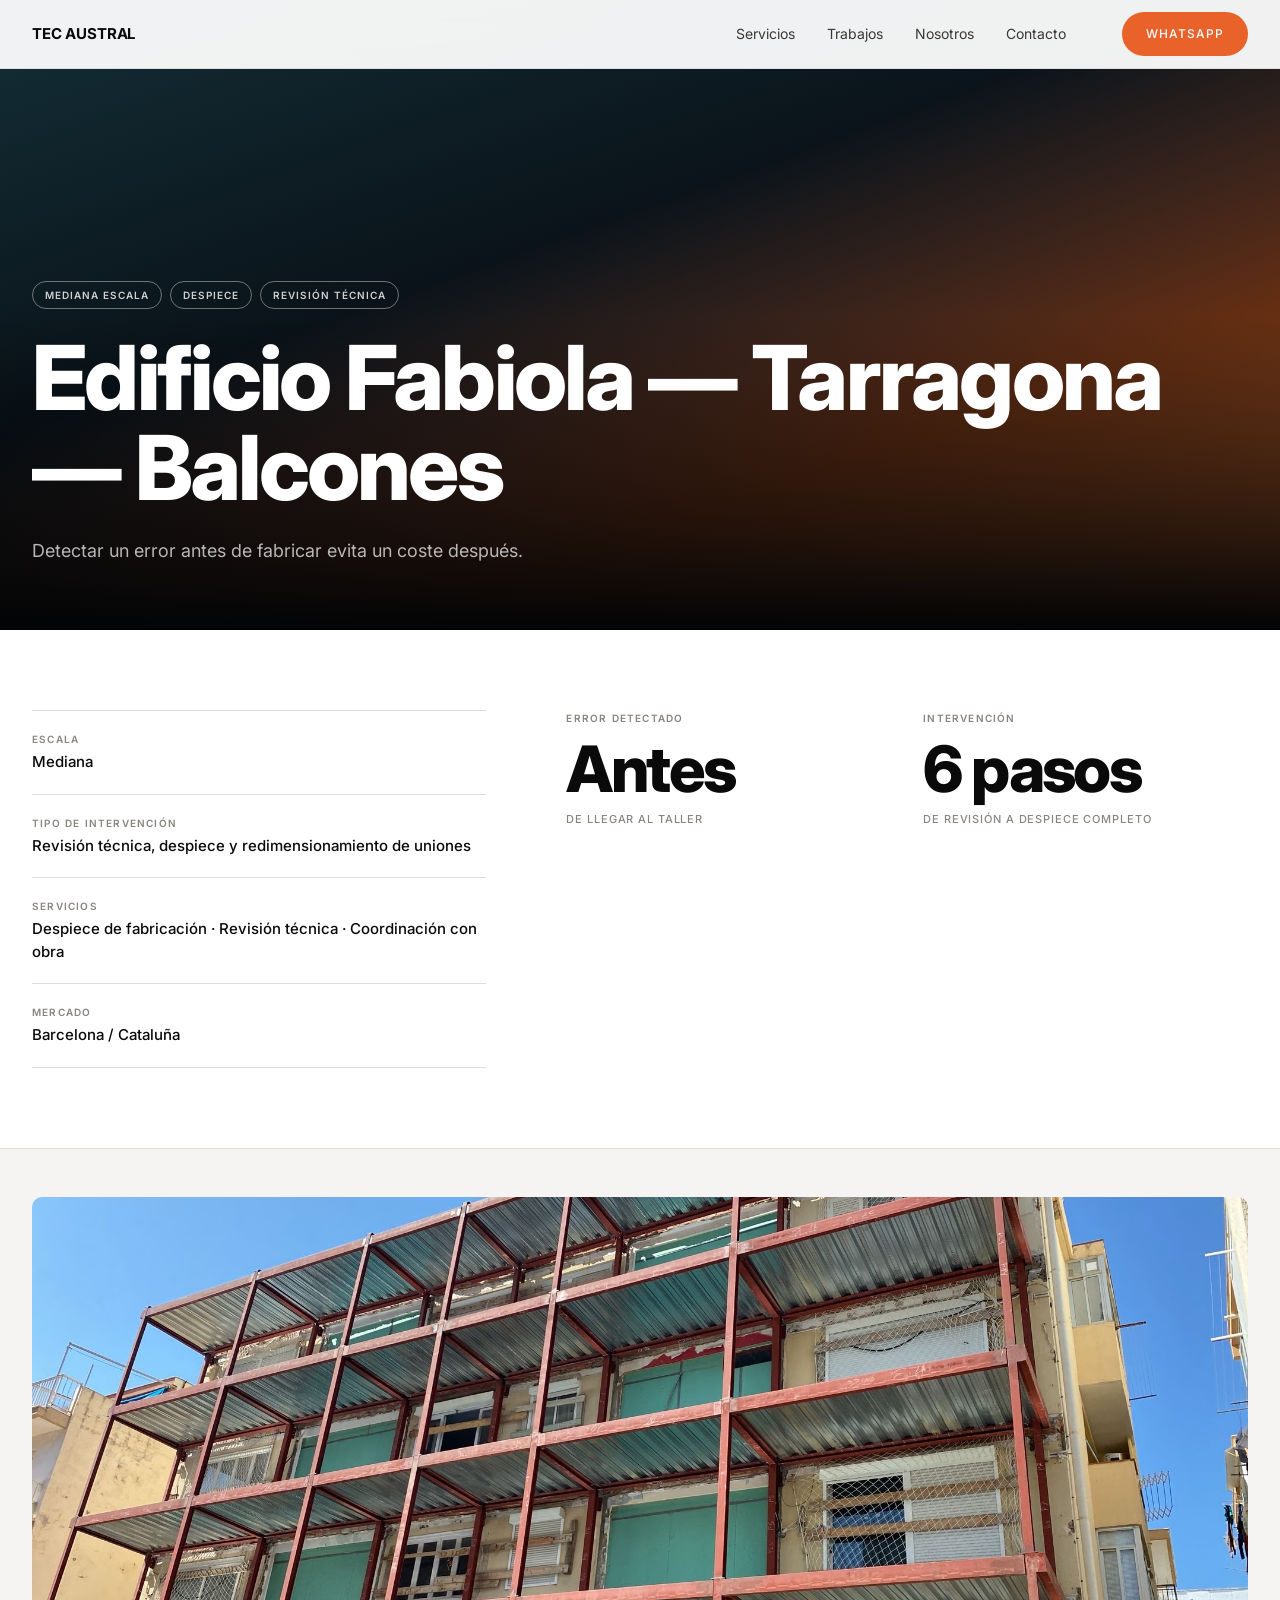
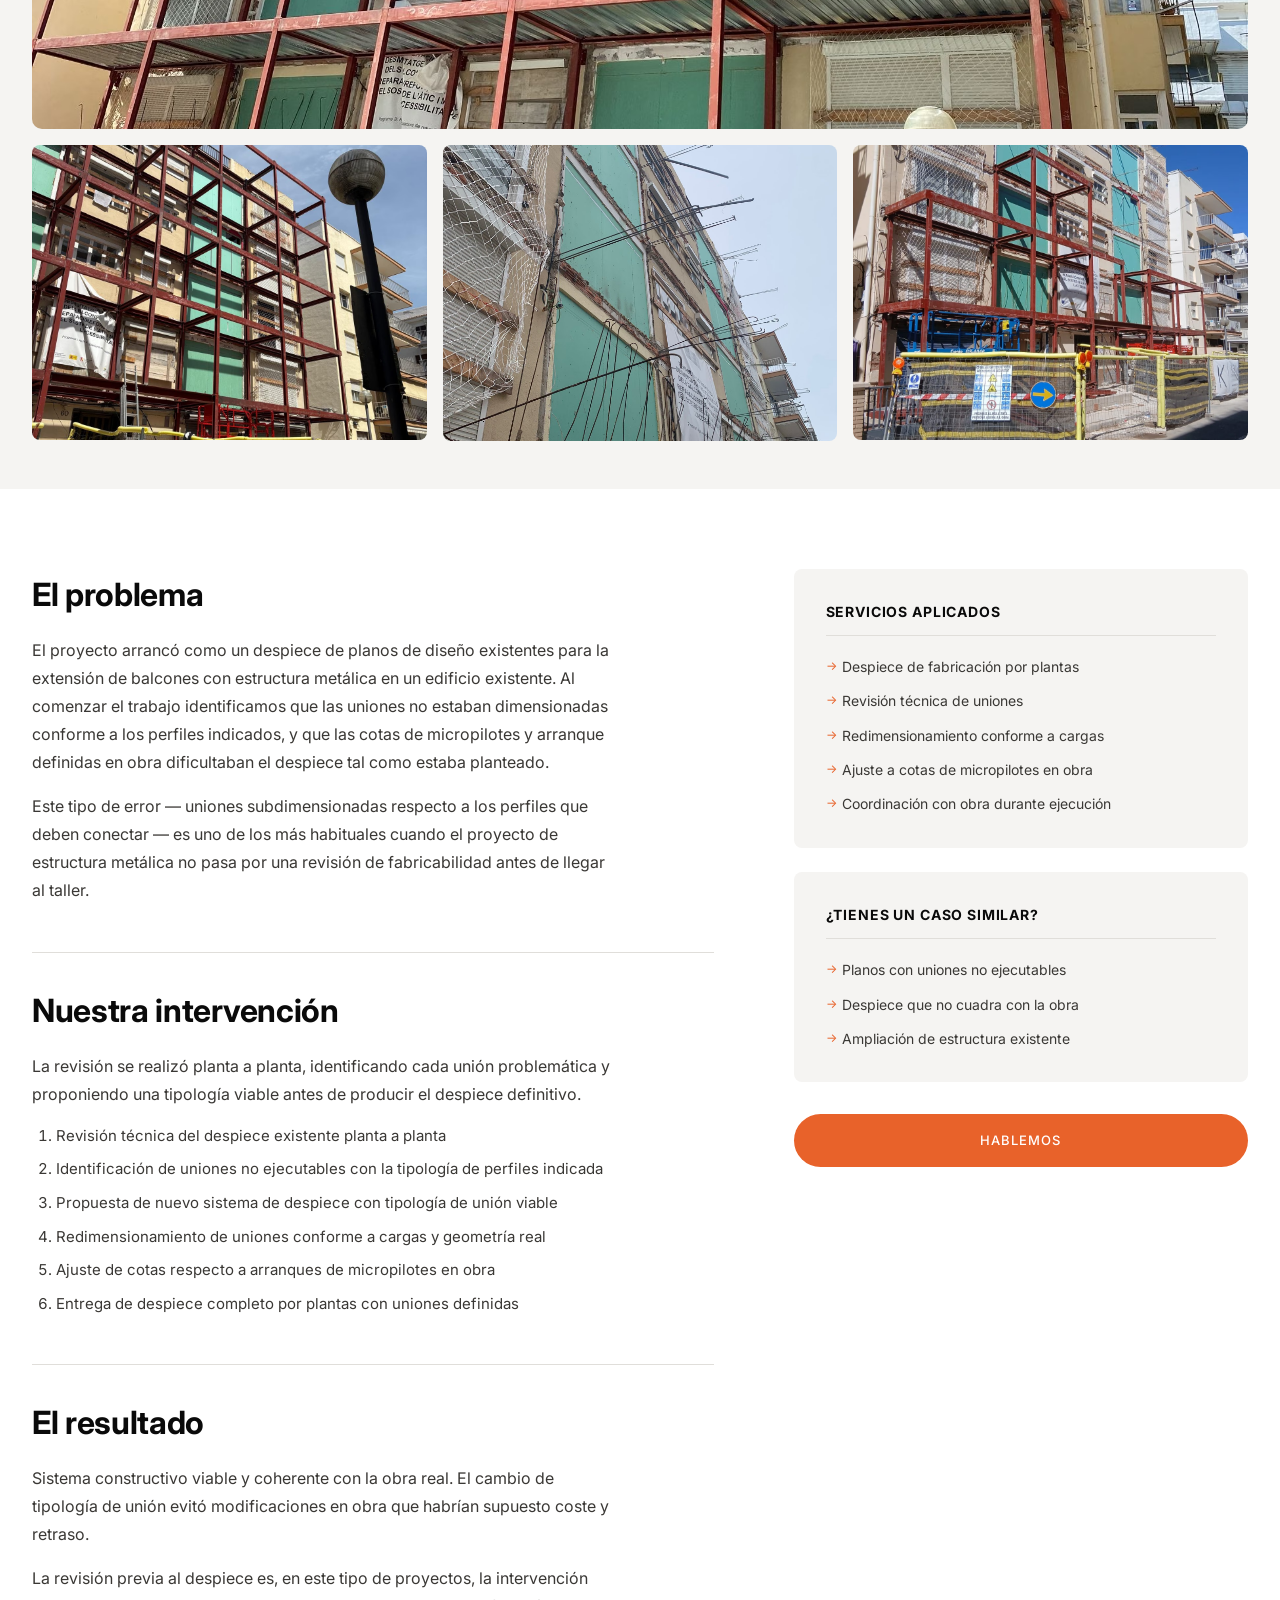
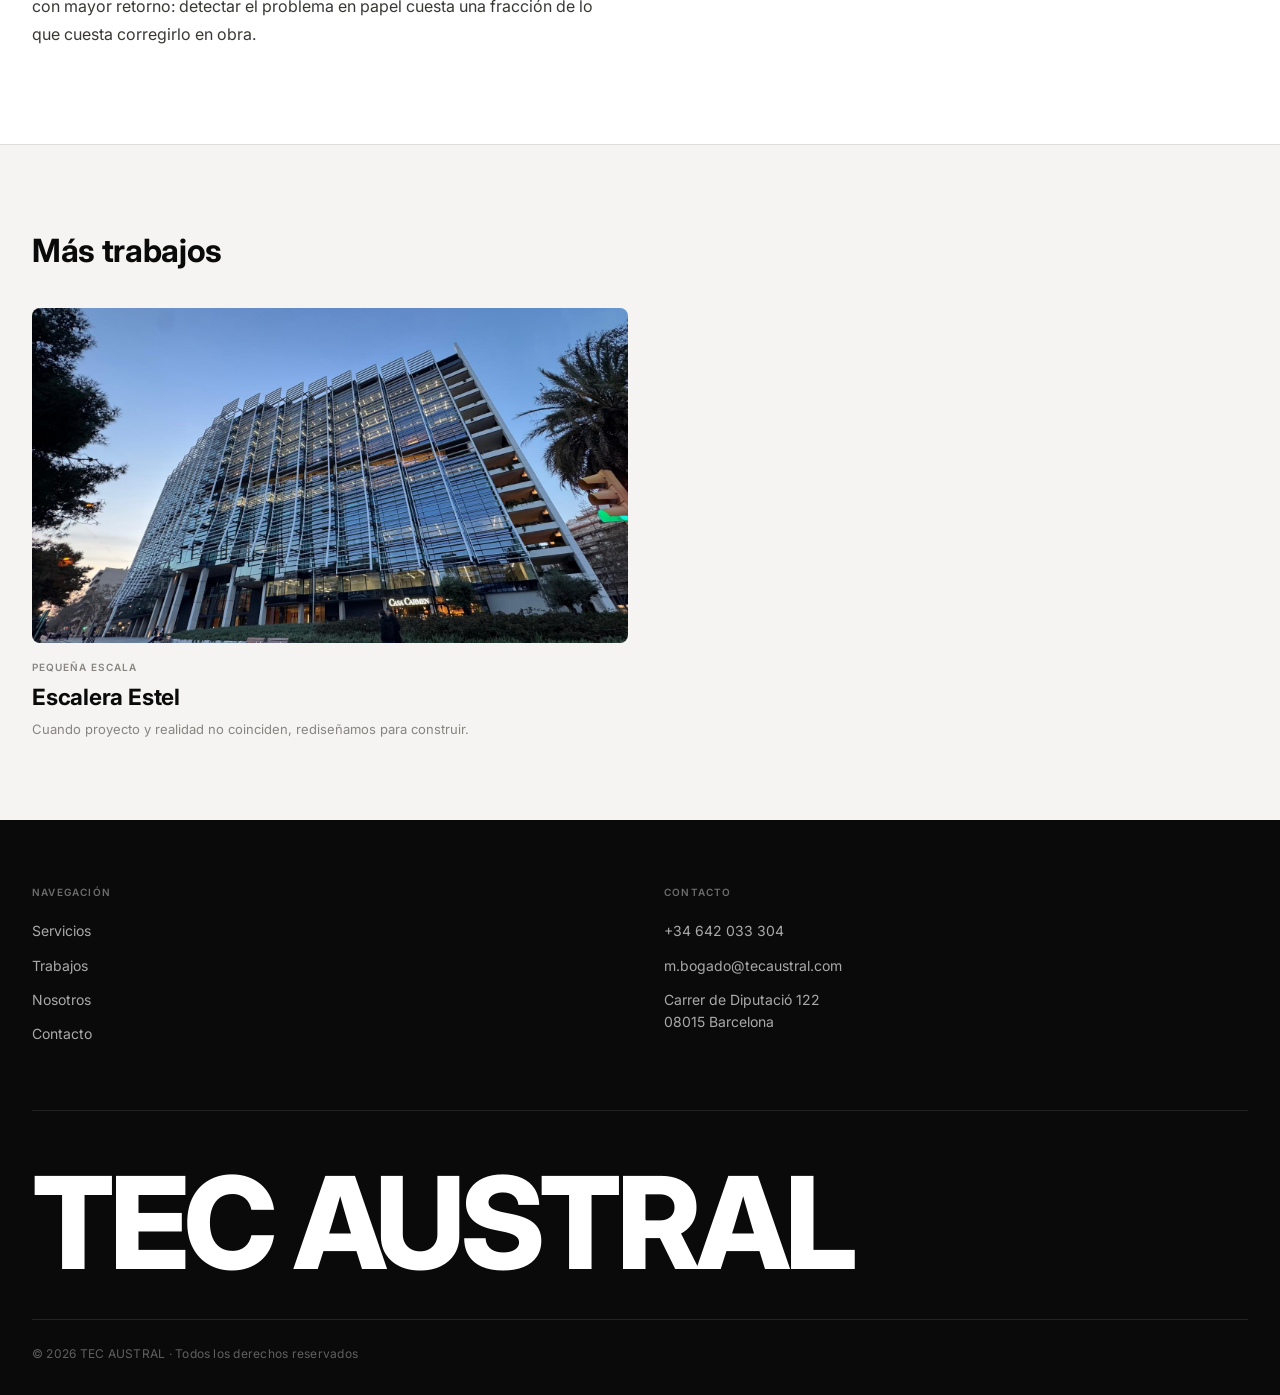
<file: casos/fe.html>
<!DOCTYPE html>
<html lang="es">
<head>
  <meta charset="UTF-8" />
  <meta name="viewport" content="width=device-width, initial-scale=1.0" />
  <title>Edificio Fabiola — Tarragona — Balcones · TEC AUSTRAL</title>
  <meta name="description" content="Revisión técnica planta a planta, redimensionamiento de uniones y ajuste a micropilotes en obra. Trabajo de TEC AUSTRAL." />
  <meta property="og:title" content="Edificio Fabiola — Tarragona — Balcones · TEC AUSTRAL" />
  <meta property="og:description" content="Revisión técnica planta a planta, redimensionamiento de uniones y ajuste a micropilotes en obra. Trabajo de TEC AUSTRAL." />
  <meta property="og:type" content="website" />
  <meta property="og:image" content="../public/edificio-fabiola1.avif" />
  <link rel="icon" type="image/png" href="../public/favicon.png" />
  <link rel="preconnect" href="https://fonts.googleapis.com" />
  <link rel="preconnect" href="https://fonts.gstatic.com" crossorigin />
  <link href="https://fonts.googleapis.com/css2?family=Inter:ital,opsz,wght@0,14..32,300;0,14..32,400;0,14..32,500;0,14..32,700;0,14..32,800;0,14..32,900&display=swap" rel="stylesheet" />
  <link rel="stylesheet" href="../style.css" />
  <link rel="stylesheet" href="caso.css" />
</head>
<body>

  <!-- ═══ NAV (un solo menú: en móvil se despliega el mismo) ═══════════ -->
  <nav class="nav" id="nav">
    <div class="nav__inner">
      <a href="../index.html" class="nav__brand">TEC AUSTRAL</a>

      <ul class="nav__links" role="list" id="nav-menu">
        <li><a href="../index.html#servicios" class="nav__link">Servicios</a></li>
        <li><a href="../casos.html" class="nav__link" aria-current="page">Trabajos</a></li>
        <li><a href="../index.html#nosotros" class="nav__link">Nosotros</a></li>
        <li><a href="../index.html#contacto" class="nav__link">Contacto</a></li>
      </ul>

      <div class="nav__ctas">
        <a href="https://wa.link/9e8n7b" class="btn btn--fill" target="_blank" rel="noopener">WHATSAPP</a>
      </div>

      <button class="nav__hamburger" aria-label="Menú" aria-expanded="false" aria-controls="nav-menu" data-nav-toggle>
        <span></span><span></span>
      </button>
    </div>
  </nav>

  <section class="pdet-hero">
    <div class="pdet-hero__tags">
      <span class="pdet-hero__tag">MEDIANA ESCALA</span>
      <span class="pdet-hero__tag">DESPIECE</span>
      <span class="pdet-hero__tag">REVISIÓN TÉCNICA</span>
    </div>
    <h1 class="pdet-hero__title">Edificio Fabiola — Tarragona — Balcones</h1>
    <p class="pdet-hero__lede">Detectar un error antes de fabricar evita un coste después.</p>
  </section>

  <section class="pdet-meta">
    <div class="pdet-meta__inner">
      <div class="pdet-meta__specs">
        <div class="pdet-meta__spec">
          <span class="pdet-meta__label">ESCALA</span>
          <span class="pdet-meta__value">Mediana</span>
        </div>
        <div class="pdet-meta__spec">
          <span class="pdet-meta__label">TIPO DE INTERVENCIÓN</span>
          <span class="pdet-meta__value">Revisión técnica, despiece y redimensionamiento de uniones</span>
        </div>
        <div class="pdet-meta__spec">
          <span class="pdet-meta__label">SERVICIOS</span>
          <span class="pdet-meta__value">Despiece de fabricación · Revisión técnica · Coordinación con obra</span>
        </div>
        <div class="pdet-meta__spec">
          <span class="pdet-meta__label">MERCADO</span>
          <span class="pdet-meta__value">Barcelona / Cataluña</span>
        </div>
      </div>
      <div class="pdet-kpis">
        <div class="pdet-kpi">
          <span class="pdet-kpi__label">ERROR DETECTADO</span>
          <span class="pdet-kpi__number" style="font-size:clamp(2.5rem,5vw,5rem);line-height:1.1;">Antes</span>
          <span class="pdet-kpi__sub">DE LLEGAR AL TALLER</span>
        </div>
        <div class="pdet-kpi">
          <span class="pdet-kpi__label">INTERVENCIÓN</span>
          <span class="pdet-kpi__number" style="font-size:clamp(2.5rem,5vw,5rem);line-height:1.1;">6 pasos</span>
          <span class="pdet-kpi__sub">DE REVISIÓN A DESPIECE COMPLETO</span>
        </div>
      </div>
    </div>
  </section>

  <section class="pdet-gallery">
    <div class="pdet-gallery__main" role="img" aria-label="Edificio Fabiola" style="background: url('../public/edificio-fabiola1.avif') center/cover no-repeat"></div>
    <div class="pdet-gallery__grid">
      <div class="pdet-gallery__thumb pdet-gallery__thumb--1" role="img" aria-label="Edificio Fabiola — detalle" style="background: url('../public/Fabiola 2.avif') center/cover no-repeat"></div>
      <div class="pdet-gallery__thumb pdet-gallery__thumb--2" role="img" aria-label="Edificio Fabiola — planos" style="background: url('../public/edificio-fabiola3.avif') center/cover no-repeat"></div>
      <div class="pdet-gallery__thumb pdet-gallery__thumb--3" role="img" aria-label="Edificio Fabiola — obra" style="background: url('../public/edificio-fabiola4.avif') center/cover no-repeat"></div>
    </div>
  </section>

  <section class="pdet-content">
    <div class="pdet-content__inner">
      <div class="pdet-content__body">

        <h2>El problema</h2>
        <p>El proyecto arrancó como un despiece de planos de diseño existentes para la extensión de balcones con estructura metálica en un edificio existente. Al comenzar el trabajo identificamos que las uniones no estaban dimensionadas conforme a los perfiles indicados, y que las cotas de micropilotes y arranque definidas en obra dificultaban el despiece tal como estaba planteado.</p>
        <p>Este tipo de error — uniones subdimensionadas respecto a los perfiles que deben conectar — es uno de los más habituales cuando el proyecto de estructura metálica no pasa por una revisión de fabricabilidad antes de llegar al taller.</p>

        <h2>Nuestra intervención</h2>
        <p>La revisión se realizó planta a planta, identificando cada unión problemática y proponiendo una tipología viable antes de producir el despiece definitivo.</p>
        <ol style="padding-left:1.5rem;display:flex;flex-direction:column;gap:0.6rem;margin:1rem 0 1.5rem;color:var(--grey-dark);font-size:15px;line-height:1.6;">
          <li>Revisión técnica del despiece existente planta a planta</li>
          <li>Identificación de uniones no ejecutables con la tipología de perfiles indicada</li>
          <li>Propuesta de nuevo sistema de despiece con tipología de unión viable</li>
          <li>Redimensionamiento de uniones conforme a cargas y geometría real</li>
          <li>Ajuste de cotas respecto a arranques de micropilotes en obra</li>
          <li>Entrega de despiece completo por plantas con uniones definidas</li>
        </ol>

        <h2>El resultado</h2>
        <p>Sistema constructivo viable y coherente con la obra real. El cambio de tipología de unión evitó modificaciones en obra que habrían supuesto coste y retraso.</p>
        <p>La revisión previa al despiece es, en este tipo de proyectos, la intervención con mayor retorno: detectar el problema en papel cuesta una fracción de lo que cuesta corregirlo en obra.</p>

      </div>
      <aside>
        <div class="pdet-aside-card">
          <h3>SERVICIOS APLICADOS</h3>
          <ul>
            <li>Despiece de fabricación por plantas</li>
            <li>Revisión técnica de uniones</li>
            <li>Redimensionamiento conforme a cargas</li>
            <li>Ajuste a cotas de micropilotes en obra</li>
            <li>Coordinación con obra durante ejecución</li>
          </ul>
        </div>
        <div class="pdet-aside-card">
          <h3>¿TIENES UN CASO SIMILAR?</h3>
          <ul>
            <li>Planos con uniones no ejecutables</li>
            <li>Despiece que no cuadra con la obra</li>
            <li>Ampliación de estructura existente</li>
          </ul>
        </div>
        <a href="https://wa.link/9e8n7b" class="btn btn--fill btn--lg" target="_blank" rel="noopener" style="width:100%;justify-content:center;margin-top:0.5rem;">HABLEMOS</a>
      </aside>
    </div>
  </section>

  <section class="pdet-more">
    <div class="pdet-more__inner">
      <h2 class="pdet-more__heading">Más trabajos</h2>
      <div class="pdet-more__grid">
        <a href="estel.html" class="pdet-more__card">
          <div class="pdet-more__img pdet-more__img--1" role="img" aria-label="Edificio Estel" style="background: url('../public/Edificio-estel1.avif') center/cover no-repeat"></div>
          <div class="pdet-more__info">
            <span class="pdet-more__tag">PEQUEÑA ESCALA</span>
            <h3>Escalera Estel</h3>
            <p>Cuando proyecto y realidad no coinciden, rediseñamos para construir.</p>
          </div>
        </a>
      </div>
    </div>
  </section>

  <footer class="footer">
    <div class="footer__top">
      <div class="footer__col">
        <span class="footer__col-label">NAVEGACIÓN</span>
        <a href="../index.html#servicios">Servicios</a>
        <a href="../casos.html">Trabajos</a>
        <a href="../index.html#nosotros">Nosotros</a>
        <a href="../index.html#contacto">Contacto</a>
      </div>
      <div class="footer__col">
        <span class="footer__col-label">CONTACTO</span>
        <a href="tel:+34642033304">+34 642 033 304</a>
        <a href="mailto:m.bogado@tecaustral.com">m.bogado@tecaustral.com</a>
        <address>Carrer de Diputació 122<br>08015 Barcelona</address>
      </div>
    </div>

    <p class="footer__wordmark" aria-hidden="true">TEC AUSTRAL</p>

    <div class="footer__bottom">
      <span>&copy; 2026 TEC AUSTRAL · Todos los derechos reservados</span>
    </div>
  </footer>

  <script src="../main.js"></script>
</body>
</html>
</file>
<file: style.css>
/* ═══════════════════════════════════════════════════════════════
   TEC AUSTRAL — style.css
   DNA: buildings-business.framer.website
   ════════════════════════════════════════════════════════════════ */

/* ── Tokens ──────────────────────────────────────────────────── */
:root {
  --black:       #0a0a0a;
  --white:       #ffffff;
  --grey-soft:   #f5f4f2;
  --grey-mid:    #e0deda;
  --grey-text:   #888580;
  --grey-dark:   #3a3835;
  --orange:      #e8622a;
  --orange-dark: #c94f1a;

  --font: "Inter", ui-sans-serif, system-ui, sans-serif;

  --nav-h: 68px;

  --ease: cubic-bezier(0.16, 1, 0.3, 1);
  --ease-in: cubic-bezier(0.7, 0, 0.84, 0);
}

/* ── Reset ───────────────────────────────────────────────────── */
*, *::before, *::after { box-sizing: border-box; margin: 0; padding: 0; }
html { overflow-x: clip; scroll-behavior: smooth; }
body {
  overflow-x: clip;
  font-family: var(--font);
  font-size: 16px;
  line-height: 1.6;
  color: var(--black);
  background: var(--white);
  -webkit-font-smoothing: antialiased;
}
img, picture, svg { display: block; max-width: 100%; }
a { color: inherit; text-decoration: none; }
button { font: inherit; cursor: pointer; border: none; background: none; }
address { font-style: normal; }
::selection { background: var(--orange); color: var(--white); }

/* ── Buttons ─────────────────────────────────────────────────── */
.btn {
  display: inline-flex;
  align-items: center;
  justify-content: center;
  gap: 8px;
  padding: 12px 24px;
  border-radius: 9999px;
  font-size: 12px;
  font-weight: 500;
  letter-spacing: 0.08em;
  white-space: nowrap;
  transition: background 180ms var(--ease), color 180ms var(--ease),
              transform 120ms var(--ease);
}
.btn:focus-visible { outline: 2px solid var(--orange); outline-offset: 3px; }
.btn:active { transform: scale(0.97); }

.btn--fill {
  background: var(--orange);
  color: var(--white);
}
.btn--fill:hover { background: var(--orange-dark); }

.btn--outline {
  border: 1.5px solid var(--black);
  color: var(--black);
  background: transparent;
}
.btn--outline:hover { background: var(--black); color: var(--white); }

.btn--outline-dark {
  border: 1.5px solid var(--black);
  color: var(--black);
  background: transparent;
}
.btn--outline-dark:hover { background: var(--black); color: var(--white); }

.btn--outline-light {
  border: 1.5px solid var(--white);
  color: var(--white);
  background: transparent;
}
.btn--outline-light:hover { background: var(--white); color: var(--black); }

.btn--lg { padding: 16px 32px; font-size: 13px; }

/* ── NAV ─────────────────────────────────────────────────────── */
.nav {
  position: fixed;
  top: 0; left: 0; right: 0;
  z-index: 100;
  background: rgba(255,255,255,0.94);
  backdrop-filter: blur(12px);
  -webkit-backdrop-filter: blur(12px);
  border-bottom: 1px solid rgba(0,0,0,0.08);
  transition: background 200ms var(--ease);
}

.nav__inner {
  max-width: 1400px;
  margin-inline: auto;
  padding-inline: clamp(1rem, 3vw, 2rem);
  height: var(--nav-h);
  display: flex;
  align-items: center;
  gap: 2rem;
}

.nav__brand {
  display: flex;
  align-items: center;
  gap: 10px;
  font-size: 15px;
  font-weight: 700;
  letter-spacing: -0.01em;
  flex-shrink: 0;
}

.nav__logo {
  display: flex;
  align-items: flex-end;
  gap: 3px;
}
.nav__logo-rect {
  background: var(--black);
  width: 10px;
  border-radius: 2px;
}
.nav__logo-rect--tall { height: 20px; }
.nav__logo-rect--short { height: 13px; }

.nav__links {
  display: flex;
  align-items: center;
  gap: 2rem;
  list-style: none;
  margin-left: auto;
}

.nav__link {
  font-size: 14px;
  color: var(--grey-dark);
  transition: color 150ms var(--ease);
}
.nav__link:hover { color: var(--black); }

.nav__ctas {
  display: flex;
  align-items: center;
  gap: 8px;
  margin-left: 1.5rem;
}

.nav__hamburger {
  display: none;
  flex-direction: column;
  gap: 5px;
  padding: 8px;
  margin-left: auto;
}
.nav__hamburger span {
  display: block;
  width: 22px;
  height: 1.5px;
  background: var(--black);
  border-radius: 1px;
  transition: transform 200ms var(--ease), opacity 200ms;
}


/* Móvil: el mismo menú se despliega debajo (no hay un segundo menú en el HTML) */
@media (max-width: 900px) {
  .nav__inner { flex-wrap: wrap; height: auto; row-gap: 0; }
  .nav__brand { height: var(--nav-h); }
  .nav__links, .nav__ctas { display: none; }
  .nav__hamburger { display: flex; }
  .nav.is-open .nav__links {
    display: flex;
    order: 3;
    width: 100%;
    flex-direction: column;
    align-items: flex-start;
    gap: 1rem;
    margin: 0;
    padding: 1.5rem 0 1rem;
    border-top: 1px solid var(--grey-mid);
  }
  .nav.is-open .nav__link { font-size: 18px; font-weight: 500; color: var(--black); }
  .nav.is-open .nav__ctas { display: flex; order: 4; width: 100%; margin: 0 0 1.5rem; }
  .nav.is-open .nav__ctas .btn { width: 100%; justify-content: center; }
}

/* ── HERO ────────────────────────────────────────────────────── */
.hero {
  position: relative;
  height: 100svh;
  min-height: 560px;
  overflow: hidden;
}

.hero__bg {
  position: absolute;
  inset: 0;
}

.hero__photo-placeholder {
  width: 100%;
  height: 100%;
  background:
    linear-gradient(
      160deg,
      oklch(22% 0.03 240 / 0.5) 0%,
      oklch(18% 0.02 30 / 0.5) 35%,
      oklch(40% 0.12 45 / 0.5) 60%,
      oklch(65% 0.15 55 / 0.5) 80%,
      oklch(75% 0.12 70 / 0.5) 100%
    ),
    url('public/hero.avif') center / cover no-repeat;
}
/* SVG crane silhouette overlay */
.hero__photo-placeholder::after {
  content: "";
  position: absolute;
  inset: 0;
  background:
    /* Silhouette layer */
    linear-gradient(to top, oklch(10% 0.01 240) 0%, transparent 45%),
    linear-gradient(to bottom, transparent 40%, oklch(10% 0.01 240 / 0.5) 100%);
}

.hero__content {
  position: relative;
  z-index: 2;
  height: 100%;
  max-width: 1400px;
  margin-inline: auto;
  padding: calc(var(--nav-h) + 3rem) clamp(1rem, 3vw, 2rem) 4rem;
  display: flex;
  flex-direction: column;
  justify-content: space-between;
}

.hero__heading {
  font-size: clamp(3rem, 7vw, 7rem);
  font-weight: 800;
  line-height: 1.0;
  letter-spacing: -0.03em;
  color: var(--white);
}

.hero__cta-block {
  display: flex;
  flex-direction: column;
  align-items: flex-start;
  gap: 1.5rem;
  align-self: flex-end;
  max-width: 420px;
  text-align: left;
}

.hero__lede {
  font-size: 15px;
  line-height: 1.65;
  color: rgba(255,255,255,0.75);
}

/* ── CONTACT CTA ─────────────────────────────────────────────── */
.contact-cta {
  background: var(--grey-soft);
  padding: 6rem clamp(1rem, 3vw, 2rem);
  border-top: 1px solid var(--grey-mid);
}

.contact-cta__inner {
  max-width: 1400px;
  margin-inline: auto;
}

.contact-cta__heading {
  font-size: clamp(2.5rem, 5vw, 5rem);
  font-weight: 700;
  line-height: 1.05;
  letter-spacing: -0.03em;
  margin-bottom: 3rem;
}

.contact-cta__form {
  display: grid;
  grid-template-columns: 1fr 1fr;
  gap: 4rem;
}

.form-row {
  display: grid;
  grid-template-columns: 1fr 1fr;
  gap: 1rem;
  margin-bottom: 1rem;
}

.form-field {
  display: flex;
  flex-direction: column;
  gap: 6px;
}

.form-field label {
  font-size: 11px;
  font-weight: 500;
  letter-spacing: 0.1em;
  color: var(--grey-text);
}

.form-field input,
.form-field textarea {
  padding: 12px 0;
  background: transparent;
  border: none;
  border-bottom: 1px solid var(--grey-dark);
  font-size: 15px;
  font-family: var(--font);
  color: var(--black);
  outline: none;
  transition: border-color 150ms var(--ease);
}

.form-field input:focus,
.form-field textarea:focus {
  border-color: var(--black);
}

.form-field textarea {
  resize: vertical;
  min-height: 100px;
  line-height: 1.6;
  margin-bottom: 1rem;
}

.contact-cta__info {
  display: flex;
  flex-direction: column;
  justify-content: center;
  gap: 2rem;
}

.contact-info-item {
  display: flex;
  flex-direction: column;
  gap: 4px;
}

.contact-info-label {
  font-size: 11px;
  font-weight: 500;
  letter-spacing: 0.1em;
  color: var(--grey-text);
}

.contact-info-item a,
.contact-info-item address {
  font-size: 15px;
  line-height: 1.6;
  transition: color 150ms;
}
.contact-info-item a:hover { color: var(--orange); }

@media (max-width: 768px) {
  .contact-cta__form { grid-template-columns: 1fr; gap: 3rem; }
  .form-row { grid-template-columns: 1fr; }
}

/* ── FOOTER ──────────────────────────────────────────────────── */
.footer {
  background: var(--black);
  color: var(--white);
  padding: 4rem clamp(1rem, 3vw, 2rem) 2rem;
}

.footer__top {
  max-width: 1400px;
  margin-inline: auto;
  display: grid;
  grid-template-columns: repeat(2, minmax(0, 1fr));
  gap: 3rem;
  padding-bottom: 4rem;
  border-bottom: 1px solid rgba(255,255,255,0.1);
}

.footer__col {
  display: flex;
  flex-direction: column;
  gap: 0.75rem;
}

.footer__col-label {
  font-size: 10px;
  font-weight: 600;
  letter-spacing: 0.12em;
  color: rgba(255,255,255,0.4);
  margin-bottom: 0.5rem;
}

.footer__col a,
.footer__col address {
  font-size: 14px;
  color: rgba(255,255,255,0.65);
  line-height: 1.6;
  transition: color 150ms;
}
.footer__col a:hover { color: var(--white); }

/* Giant wordmark */

.footer__logo {
  display: flex;
  align-items: flex-end;
  gap: 5px;
  flex-shrink: 0;
}
.footer__logo-rect {
  background: var(--white);
  border-radius: 3px;
}

.footer__wordmark {
  font-size: clamp(3rem, 10vw, 10rem);
  font-weight: 800;
  letter-spacing: -0.04em;
  line-height: 1;
  color: var(--white);
  white-space: nowrap;
  overflow: hidden;
  text-overflow: clip;
}

.footer__bottom {
  max-width: 1400px;
  margin-inline: auto;
  padding-top: 1.5rem;
  border-top: 1px solid rgba(255,255,255,0.1);
  font-size: 12px;
  color: rgba(255,255,255,0.35);
  letter-spacing: 0.02em;
}

@media (max-width: 500px) {
  .footer__top { grid-template-columns: 1fr; }
  .footer__wordmark { font-size: clamp(2.5rem, 14vw, 6rem); }
}

/* ── SERVICES PREVIEW CARDS ──────────────────────────────────── */
.svc-preview {
  background: var(--grey-soft);
  padding: 6rem clamp(1rem, 3vw, 2rem);
  border-top: 1px solid var(--grey-mid);
}

.svc-preview__inner {
  max-width: 1400px;
  margin-inline: auto;
}

.svc-preview__header {
  display: flex;
  align-items: flex-end;
  justify-content: space-between;
  gap: 2rem;
  margin-bottom: 3rem;
  flex-wrap: wrap;
}

.svc-preview__heading {
  font-size: clamp(2rem, 4vw, 3.5rem);
  font-weight: 800;
  line-height: 1.1;
  letter-spacing: -0.02em;
}

.svc-preview__grid {
  display: grid;
  grid-template-columns: repeat(4, minmax(0, 1fr));
  gap: 1rem;
}

.svc-card {
  display: flex;
  flex-direction: column;
  gap: 0.75rem;
  padding: 2rem;
  background: var(--white);
  border-radius: 8px;
  transition: transform 200ms var(--ease);
}
.svc-card:hover { transform: translateY(-3px); }
.svc-card:focus-visible { outline: 2px solid var(--orange); outline-offset: 3px; }

.svc-card__num {
  font-size: 11px;
  font-weight: 600;
  letter-spacing: 0.08em;
  color: var(--orange);
}

.svc-card__title {
  font-size: 17px;
  font-weight: 700;
  letter-spacing: -0.01em;
  line-height: 1.25;
}

.svc-card__desc {
  font-size: 14px;
  line-height: 1.7;
  color: var(--grey-dark);
  flex-grow: 1;
}

.svc-card__link {
  font-size: 11px;
  font-weight: 700;
  letter-spacing: 0.1em;
  text-decoration: underline;
  text-underline-offset: 4px;
  transition: color 150ms;
}
.svc-card:hover .svc-card__link { color: var(--orange); }

@media (max-width: 1000px) {
  .svc-preview__grid { grid-template-columns: repeat(2, minmax(0, 1fr)); }
}
@media (max-width: 560px) {
  .svc-preview__grid { grid-template-columns: 1fr; }
}

/* ── TEAM PREVIEW ────────────────────────────────────────────── */
.team {
  background: var(--white);
  padding: 6rem clamp(1rem, 3vw, 2rem);
  border-top: 1px solid var(--grey-mid);
}

.team__inner {
  max-width: 1400px;
  margin-inline: auto;
}

.team__header {
  display: flex;
  align-items: flex-end;
  justify-content: space-between;
  gap: 2rem;
  margin-bottom: 3rem;
  flex-wrap: wrap;
}

.team__heading {
  font-size: clamp(2rem, 4vw, 3.5rem);
  font-weight: 800;
  line-height: 1.1;
  letter-spacing: -0.02em;
}

.team__grid {
  display: grid;
  grid-template-columns: repeat(2, minmax(0, 1fr));
  gap: 1rem;
}

.team-card {
  display: flex;
  flex-direction: row;
  gap: 1.5rem;
  align-items: flex-start;
  padding: 1.75rem 0;
  border-top: 1px solid var(--grey-mid);
}

.team__grid > .team-card:last-child {
  border-bottom: 1px solid var(--grey-mid);
}

.team-card__photo {
  flex-shrink: 0;
  width: 110px;
  height: 140px;
  border-radius: 8px;
  background: linear-gradient(145deg, oklch(88% 0.005 80) 0%, oklch(80% 0.01 70) 100%);
  background-size: cover;
  background-position: center;
}

.team-card__text {
  display: flex;
  flex-direction: column;
}

.team-card__name {
  font-size: 17px;
  font-weight: 700;
  letter-spacing: -0.01em;
}

.team-card__role {
  font-size: 11px;
  font-weight: 600;
  letter-spacing: 0.1em;
  text-transform: uppercase;
  color: var(--grey-text);
  margin: 0.35rem 0 0.75rem;
}

.team-card__bio {
  font-size: 14px;
  line-height: 1.7;
  color: var(--grey-dark);
  max-width: 44ch;
}

@media (max-width: 600px) {
  .team-card { gap: 1rem; }
  .team-card__photo { width: 72px; height: 72px; }
}

@media (max-width: 600px) {
  .team__grid { grid-template-columns: 1fr; gap: 2.5rem; }
}

/* ── Scroll reveal animations ────────────────────────────────── */
.reveal {
  opacity: 0;
  transform: translateY(20px);
  transition: opacity 500ms var(--ease), transform 500ms var(--ease);
}
.reveal.is-visible {
  opacity: 1;
  transform: translateY(0);
}

@media (prefers-reduced-motion: reduce) {
  .reveal { opacity: 1; transform: none; transition: none; }
}

/* ── Ajustes página única ────────────────────────────────────── */
html { scroll-padding-top: var(--nav-h); }
@media (prefers-reduced-motion: no-preference) { html { scroll-behavior: smooth; } }

.hero__ctas { display: flex; gap: 8px; flex-wrap: wrap; }


.team__lede { font-size: 15px; color: var(--grey-dark); max-width: 44ch; }

/* ── CÓMO TRABAJAMOS ────────────────────────────────────────── */
.process {
  background: var(--white);
  padding: 6rem clamp(1rem, 3vw, 2rem);
  border-top: 1px solid var(--grey-mid);
}
.process__inner { max-width: 1400px; margin-inline: auto; }
.process__header {
  display: flex;
  align-items: flex-end;
  justify-content: space-between;
  gap: 2rem;
  flex-wrap: wrap;
  margin-bottom: 4rem;
}
.process__heading {
  font-size: clamp(2.5rem, 6vw, 5.5rem);
  font-weight: 800;
  line-height: 1;
  letter-spacing: -0.03em;
}
.process__heading span { color: var(--grey-mid); }

.process__steps {
  list-style: none;
  display: grid;
  grid-template-columns: repeat(3, minmax(0, 1fr));
}
.process__step { padding-right: clamp(1.5rem, 3vw, 3rem); }

/* Número gigante en contorno: se rellena en naranja al pasar el ratón */
.process__num {
  display: block;
  font-size: clamp(5rem, 10vw, 9rem);
  font-weight: 800;
  line-height: 0.9;
  letter-spacing: -0.05em;
  color: transparent;
  -webkit-text-stroke: 1.5px var(--black);
  transition: color 300ms var(--ease), -webkit-text-stroke-color 300ms var(--ease), transform 300ms var(--ease);
  transform-origin: left bottom;
}
.process__step:hover .process__num {
  color: var(--orange);
  -webkit-text-stroke-color: var(--orange);
  transform: translateY(-4px);
}

/* Riel: línea gris con un punto; la línea naranja se dibuja paso a paso al entrar en pantalla */
.process__rail {
  position: relative;
  display: block;
  height: 1px;
  margin: 2rem calc(-1 * clamp(1.5rem, 3vw, 3rem)) 2rem 0;
  background: var(--grey-mid);
}
.process__step:last-child .process__rail { margin-right: 0; }
.process__rail::before {
  content: "";
  position: absolute;
  left: 0;
  top: -6px;
  width: 13px;
  height: 13px;
  border-radius: 50%;
  background: var(--white);
  border: 1.5px solid var(--black);
  z-index: 1;
  transition: background 300ms var(--ease), border-color 300ms var(--ease);
}
.process__rail::after {
  content: "";
  position: absolute;
  inset: 0;
  background: var(--orange);
  transform: scaleX(0);
  transform-origin: left;
  transition: transform 700ms var(--ease);
}
.process__steps.is-visible .process__rail::after { transform: scaleX(1); }
.process__steps.is-visible .process__rail::before { background: var(--orange); border-color: var(--orange); }
.process__steps.is-visible .process__step:nth-child(2) .process__rail::after,
.process__steps.is-visible .process__step:nth-child(2) .process__rail::before { transition-delay: 500ms; }
.process__steps.is-visible .process__step:nth-child(3) .process__rail::after,
.process__steps.is-visible .process__step:nth-child(3) .process__rail::before { transition-delay: 1000ms; }

.process__title {
  font-size: clamp(18px, 1.6vw, 22px);
  font-weight: 700;
  line-height: 1.3;
  letter-spacing: -0.01em;
  margin-bottom: 0.75rem;
  max-width: 22ch;
}
.process__desc { font-size: 15px; line-height: 1.65; color: var(--grey-dark); max-width: 36ch; }

@media (max-width: 768px) {
  .process__steps { grid-template-columns: 1fr; gap: 3rem; }
  .process__step { padding-right: 0; }
  .process__rail { margin: 1.25rem 0 1.25rem; }
  .process__num { font-size: clamp(4.5rem, 22vw, 6rem); }
}
@media (prefers-reduced-motion: reduce) {
  .process__num, .process__rail::before, .process__rail::after { transition: none; }
}

/* ── TRABAJOS (banda negra) ──────────────────────────────────── */
.works {
  background: var(--black);
  color: var(--white);
  padding: 6rem clamp(1rem, 3vw, 2rem);
}
.works__inner { max-width: 1400px; margin-inline: auto; }
.works__header {
  display: flex;
  align-items: flex-end;
  justify-content: space-between;
  gap: 1.5rem 2rem;
  flex-wrap: wrap;
  margin-bottom: 3rem;
}
.works__heading {
  font-size: clamp(2rem, 4vw, 3.5rem);
  font-weight: 800;
  line-height: 1.1;
  letter-spacing: -0.02em;
}
.work__link {
  align-self: flex-start;
  font-size: 11px;
  font-weight: 700;
  letter-spacing: 0.1em;
  text-decoration: underline;
  text-underline-offset: 4px;
  transition: color 150ms;
}
.work__link:hover { color: var(--orange); }
.work {
  display: grid;
  grid-template-columns: minmax(0, 1fr) minmax(0, 2fr);
  gap: clamp(2rem, 4vw, 4rem);
  padding: 3rem 0;
  border-top: 1px solid rgba(255,255,255,0.1);
}
.work__text { display: flex; flex-direction: column; gap: 0.75rem; }
.work__num { font-size: 11px; font-weight: 600; letter-spacing: 0.08em; color: var(--orange); }
.work__title { font-size: clamp(1.5rem, 2.5vw, 2rem); font-weight: 700; letter-spacing: -0.02em; line-height: 1.15; }
.work__desc { font-size: 15px; line-height: 1.65; color: rgba(255,255,255,0.75); }
.work__result {
  margin-top: auto;
  padding-top: 1.25rem;
  border-top: 1px solid rgba(255,255,255,0.1);
  font-size: 15px;
  line-height: 1.6;
}
.work__result span {
  display: block;
  font-size: 10px;
  font-weight: 600;
  letter-spacing: 0.12em;
  color: rgba(255,255,255,0.4);
  margin-bottom: 0.4rem;
}
.work__photos { display: grid; grid-template-columns: repeat(3, minmax(0, 1fr)); gap: 0.75rem; }
.work__photos img { width: 100%; aspect-ratio: 3 / 4; object-fit: cover; border-radius: 8px; }
@media (max-width: 900px) {
  .work { grid-template-columns: 1fr; }
}
@media (max-width: 560px) {
  .work__photos { grid-template-columns: 1fr 1fr; }
  .work__photos img:first-child { grid-column: span 2; aspect-ratio: 4 / 3; }
}

/* ── Formulario ──────────────────────────────────────────────── */
.hp { position: absolute; left: -9999px; width: 1px; height: 1px; opacity: 0; }
.form-field + .form-field { margin-top: 1rem; }
.form-field input[type="file"] { border-bottom-style: dashed; font-size: 14px; cursor: pointer; }
.form-actions { display: flex; gap: 8px; flex-wrap: wrap; margin-top: 2rem; }
.form-actions button[disabled] { opacity: 0.6; cursor: progress; }
.form-status { margin-top: 1rem; font-size: 14px; min-height: 1.5em; }
.form-status.is-error { color: #b3261e; }

/* Footer: una sola marca */
.footer__wordmark { display: block; max-width: 1400px; margin: 3rem auto 2rem; }
</file>
<file: casos.css>
/* ═══ CASOS PAGE ══════════════════════════════════════════════ */

.caso {
  padding: 5rem clamp(1rem, 3vw, 2rem);
  border-top: 1px solid var(--grey-mid);
  scroll-margin-top: var(--nav-h);
}

.caso:nth-of-type(even) { background: var(--grey-soft); }

.caso__inner {
  max-width: 1400px;
  margin-inline: auto;
}

.caso__top {
  display: flex;
  align-items: flex-start;
  justify-content: space-between;
  gap: 2rem;
  margin-bottom: 1rem;
  flex-wrap: wrap;
}

.caso__badge {
  display: inline-block;
  font-size: 10px;
  font-weight: 600;
  letter-spacing: 0.12em;
  padding: 5px 12px;
  border: 1px solid var(--grey-dark);
  border-radius: 9999px;
  color: var(--grey-dark);
  white-space: nowrap;
}

.caso__title {
  font-size: clamp(2rem, 4.5vw, 4rem);
  font-weight: 800;
  line-height: 1.05;
  letter-spacing: -0.03em;
  margin-bottom: 0.75rem;
  overflow-wrap: anywhere;
}

.caso__headline {
  font-size: clamp(16px, 1.6vw, 20px);
  line-height: 1.5;
  color: var(--grey-text);
  max-width: 56ch;
  margin-bottom: 3rem;
}

.caso__grid {
  display: grid;
  grid-template-columns: 1fr 1.4fr 1fr;
  gap: clamp(2rem, 4vw, 4rem);
  align-items: start;
}

.caso__block h3 {
  font-size: 11px;
  font-weight: 600;
  letter-spacing: 0.12em;
  color: var(--grey-text);
  margin-bottom: 1rem;
  padding-bottom: 0.75rem;
  border-bottom: 1px solid var(--grey-mid);
}

.caso__block p {
  font-size: 15px;
  line-height: 1.7;
  color: var(--grey-dark);
}

.caso__steps {
  list-style: none;
  counter-reset: paso;
  display: flex;
  flex-direction: column;
  gap: 0.75rem;
}

.caso__steps li {
  counter-increment: paso;
  font-size: 14px;
  line-height: 1.6;
  color: var(--grey-dark);
  padding-left: 2.1rem;
  position: relative;
}

.caso__steps li::before {
  content: counter(paso, decimal-leading-zero);
  position: absolute;
  left: 0;
  top: 1px;
  font-size: 11px;
  font-weight: 700;
  letter-spacing: 0.04em;
  color: var(--orange);
}

.caso__result {
  font-size: 15px;
  line-height: 1.7;
  color: var(--black);
  font-weight: 500;
}

.caso__tags {
  display: flex;
  flex-wrap: wrap;
  gap: 0.5rem;
  margin-top: 1.5rem;
}

.caso__tag {
  font-size: 10px;
  font-weight: 600;
  letter-spacing: 0.1em;
  padding: 5px 12px;
  border: 1px solid var(--grey-mid);
  border-radius: 9999px;
  color: var(--grey-text);
  text-transform: uppercase;
  white-space: nowrap;
}

.caso__cta {
  margin-top: 3rem;
  padding-top: 2rem;
  border-top: 1px solid var(--grey-mid);
  display: flex;
  align-items: center;
  gap: 1.5rem;
  flex-wrap: wrap;
}

.caso__cta p {
  font-size: 15px;
  font-weight: 600;
}

@media (max-width: 1000px) {
  .caso__grid { grid-template-columns: 1fr; gap: 2.5rem; }
}

/* ── Cabecera de página y banda CTA (antes en style.css) ───── */
/* ── CTA BAND (negro, compartido) ────────────────────────────── */
.about-cta {
  background: var(--black);
  color: var(--white);
  padding: 6rem clamp(1rem, 3vw, 2rem);
}

.about-cta__inner {
  max-width: 1400px;
  margin-inline: auto;
  display: flex;
  align-items: center;
  justify-content: space-between;
  gap: 2rem;
  flex-wrap: wrap;
}

.about-cta__heading {
  font-size: clamp(2rem, 4vw, 3.5rem);
  font-weight: 800;
  line-height: 1.1;
  letter-spacing: -0.02em;
}

.about-cta__text {
  display: flex;
  flex-direction: column;
  gap: 1rem;
}

.about-cta__sub {
  font-size: 15px;
  color: rgba(255,255,255,0.65);
}

@media (max-width: 768px) {
  .about-cta__inner { flex-direction: column; align-items: flex-start; }
}

/* ── PAGE HEADER (interiores) ────────────────────────────────── */
.page-header {
  padding: calc(var(--nav-h) + 4rem) clamp(1rem, 3vw, 2rem) 4rem;
  background: var(--white);
}

.page-header__inner {
  max-width: 1400px;
  margin-inline: auto;
}

.page-header__title {
  font-size: clamp(2.5rem, 6vw, 6rem);
  font-weight: 800;
  line-height: 1.05;
  letter-spacing: -0.03em;
  margin-bottom: 1.5rem;
  overflow-wrap: anywhere;
}

.page-header__lede {
  font-size: clamp(15px, 1.4vw, 18px);
  line-height: 1.7;
  color: var(--grey-dark);
  max-width: 62ch;
}
</file>
<file: casos/caso.css>
/* ═══ PROJECT DETAIL PAGE ════════════════════════════════════ */

/* ── Hero ─────────────────────────────────────────────────────── */
.pdet-hero {
  padding: calc(var(--nav-h) + 0px) 0 0;
  min-height: 70vh;
  background: linear-gradient(to bottom, oklch(22% 0.015 240) 0%, oklch(14% 0.01 240) 100%);
  display: flex;
  flex-direction: column;
  justify-content: flex-end;
  padding-inline: clamp(1rem, 3vw, 2rem);
  padding-bottom: 4rem;
  position: relative;
  overflow: hidden;
}

/* Background image placeholder */
.pdet-hero::before {
  content: "";
  position: absolute;
  inset: 0;
  background: linear-gradient(
    160deg,
    oklch(30% 0.04 220) 0%,
    oklch(18% 0.02 240) 40%,
    oklch(40% 0.10 45) 70%,
    oklch(58% 0.13 50) 100%
  );
  opacity: 0.85;
}

.pdet-hero::after {
  content: "";
  position: absolute;
  inset: 0;
  background: linear-gradient(to top, oklch(10% 0.01 240) 0%, transparent 50%);
}

.pdet-hero__tags {
  display: flex;
  gap: 0.5rem;
  margin-bottom: 1.5rem;
  position: relative;
  z-index: 2;
  max-width: 1400px;
  margin-inline: auto;
  width: 100%;
}

.pdet-hero__tag {
  font-size: 10px;
  font-weight: 600;
  letter-spacing: 0.1em;
  padding: 5px 12px;
  border: 1px solid rgba(255,255,255,0.4);
  border-radius: 9999px;
  color: rgba(255,255,255,0.8);
}

.pdet-hero__title {
  font-size: clamp(3rem, 7vw, 8rem);
  font-weight: 800;
  line-height: 1.0;
  letter-spacing: -0.03em;
  color: var(--white);
  position: relative;
  z-index: 2;
  max-width: 1400px;
  margin-inline: auto;
  width: 100%;
  margin-bottom: 1.5rem;
}

.pdet-hero__lede {
  font-size: clamp(15px, 1.5vw, 18px);
  line-height: 1.65;
  color: rgba(255,255,255,0.7);
  max-width: 55ch;
  position: relative;
  z-index: 2;
  margin-inline: auto;
  width: 100%;
  max-width: 1400px;
}

/* ── Meta + KPIs ──────────────────────────────────────────────── */
.pdet-meta {
  background: var(--white);
  padding: 5rem clamp(1rem, 3vw, 2rem);
  border-bottom: 1px solid var(--grey-mid);
}

.pdet-meta__inner {
  max-width: 1400px;
  margin-inline: auto;
  display: grid;
  grid-template-columns: 1fr 1.5fr;
  gap: 5rem;
  align-items: start;
}

.pdet-meta__specs {
  display: flex;
  flex-direction: column;
  gap: 0;
}

.pdet-meta__spec {
  padding: 1.25rem 0;
  border-top: 1px solid var(--grey-mid);
  display: flex;
  flex-direction: column;
  gap: 4px;
}
.pdet-meta__spec:last-child {
  border-bottom: 1px solid var(--grey-mid);
}

.pdet-meta__label {
  font-size: 10px;
  font-weight: 600;
  letter-spacing: 0.12em;
  color: var(--grey-text);
}

.pdet-meta__value {
  font-size: 15px;
  font-weight: 500;
  line-height: 1.5;
}

.pdet-kpis {
  display: grid;
  grid-template-columns: 1fr 1fr;
  gap: 2rem;
}

.pdet-kpi {
  display: flex;
  flex-direction: column;
  gap: 0.5rem;
}

.pdet-kpi__label {
  font-size: 10px;
  font-weight: 600;
  letter-spacing: 0.12em;
  color: var(--grey-text);
}

.pdet-kpi__number {
  font-size: clamp(4rem, 8vw, 8rem);
  font-weight: 800;
  letter-spacing: -0.04em;
  line-height: 1;
  color: var(--black);
}

.pdet-kpi__sub {
  font-size: 11px;
  font-weight: 500;
  letter-spacing: 0.08em;
  color: var(--grey-text);
  text-transform: uppercase;
  line-height: 1.4;
}

@media (max-width: 900px) {
  .pdet-meta__inner { grid-template-columns: 1fr; gap: 3rem; }
  .pdet-kpis { grid-template-columns: 1fr 1fr; }
}

/* ── Gallery ──────────────────────────────────────────────────── */
.pdet-gallery {
  padding: 3rem clamp(1rem, 3vw, 2rem);
  background: var(--grey-soft);
  display: flex;
  flex-direction: column;
  gap: 1rem;
  max-width: 1400px;
  margin-inline: auto;
}

.pdet-gallery__main {
  width: 100%;
  aspect-ratio: 16/7;
  border-radius: 10px;
  background: linear-gradient(145deg, oklch(30% 0.04 220) 0%, oklch(52% 0.12 50) 100%);
}

.pdet-gallery__grid {
  display: grid;
  grid-template-columns: repeat(3, 1fr);
  gap: 1rem;
}

.pdet-gallery__thumb {
  aspect-ratio: 4/3;
  border-radius: 8px;
}

.pdet-gallery__thumb--1 { background: linear-gradient(145deg, oklch(32% 0.04 50) 0%, oklch(50% 0.10 55) 100%); }
.pdet-gallery__thumb--2 { background: linear-gradient(145deg, oklch(28% 0.04 240) 0%, oklch(48% 0.07 220) 100%); }
.pdet-gallery__thumb--3 { background: linear-gradient(145deg, oklch(38% 0.05 45) 0%, oklch(58% 0.11 50) 100%); }

/* ── Content ──────────────────────────────────────────────────── */
.pdet-content {
  padding: 5rem clamp(1rem, 3vw, 2rem);
  background: var(--white);
}

.pdet-content__inner {
  max-width: 1400px;
  margin-inline: auto;
  display: grid;
  grid-template-columns: 1.5fr 1fr;
  gap: 5rem;
  align-items: start;
}

.pdet-content__body h2 {
  font-size: clamp(1.4rem, 2.5vw, 2rem);
  font-weight: 700;
  letter-spacing: -0.01em;
  margin-bottom: 1rem;
  margin-top: 3rem;
  padding-top: 2rem;
  border-top: 1px solid var(--grey-mid);
}

.pdet-content__body h2:first-child {
  margin-top: 0;
  padding-top: 0;
  border-top: none;
}

.pdet-content__body p {
  font-size: 16px;
  line-height: 1.75;
  color: var(--grey-dark);
  margin-bottom: 1rem;
  max-width: 58ch;
}

.pdet-aside-card {
  padding: 2rem;
  background: var(--grey-soft);
  border-radius: 8px;
  margin-bottom: 1.5rem;
}

.pdet-aside-card h3 {
  font-size: 14px;
  font-weight: 700;
  letter-spacing: 0.06em;
  text-transform: uppercase;
  margin-bottom: 1.25rem;
  padding-bottom: 0.75rem;
  border-bottom: 1px solid var(--grey-mid);
}

.pdet-aside-card ul {
  list-style: none;
  display: flex;
  flex-direction: column;
  gap: 0.75rem;
}

.pdet-aside-card li {
  font-size: 14px;
  color: var(--grey-dark);
  padding-left: 1rem;
  position: relative;
}

.pdet-aside-card li::before {
  content: "→";
  position: absolute;
  left: 0;
  color: var(--orange);
  font-size: 12px;
}

@media (max-width: 900px) {
  .pdet-content__inner { grid-template-columns: 1fr; gap: 3rem; }
}

/* ── More projects ────────────────────────────────────────────── */
.pdet-more {
  background: var(--grey-soft);
  padding: 5rem clamp(1rem, 3vw, 2rem);
  border-top: 1px solid var(--grey-mid);
}

.pdet-more__inner {
  max-width: 1400px;
  margin-inline: auto;
}

.pdet-more__heading {
  font-size: clamp(1.5rem, 2.5vw, 2rem);
  font-weight: 700;
  letter-spacing: -0.01em;
  margin-bottom: 2rem;
}

.pdet-more__grid {
  display: grid;
  grid-template-columns: 1fr 1fr;
  gap: 1.5rem;
}

.pdet-more__card {
  display: flex;
  flex-direction: column;
  gap: 1rem;
  transition: opacity 200ms;
}
.pdet-more__card:hover { opacity: 0.8; }

.pdet-more__img {
  aspect-ratio: 16/9;
  border-radius: 8px;
}
.pdet-more__img--1 { background: linear-gradient(145deg, oklch(25% 0.03 30) 0%, oklch(55% 0.12 50) 100%); }
.pdet-more__img--2 { background: linear-gradient(145deg, oklch(28% 0.04 250) 0%, oklch(45% 0.08 60) 100%); }

.pdet-more__info {
  display: flex;
  flex-direction: column;
  gap: 0.25rem;
}

.pdet-more__tag {
  font-size: 10px;
  font-weight: 600;
  letter-spacing: 0.1em;
  color: var(--grey-text);
}

.pdet-more__info h3 {
  font-size: clamp(1rem, 1.8vw, 1.4rem);
  font-weight: 700;
  letter-spacing: -0.01em;
}

.pdet-more__info p {
  font-size: 13px;
  color: var(--grey-text);
}

@media (max-width: 600px) {
  .pdet-more__grid { grid-template-columns: 1fr; }
  .pdet-gallery__grid { grid-template-columns: 1fr; }
}
</file>
